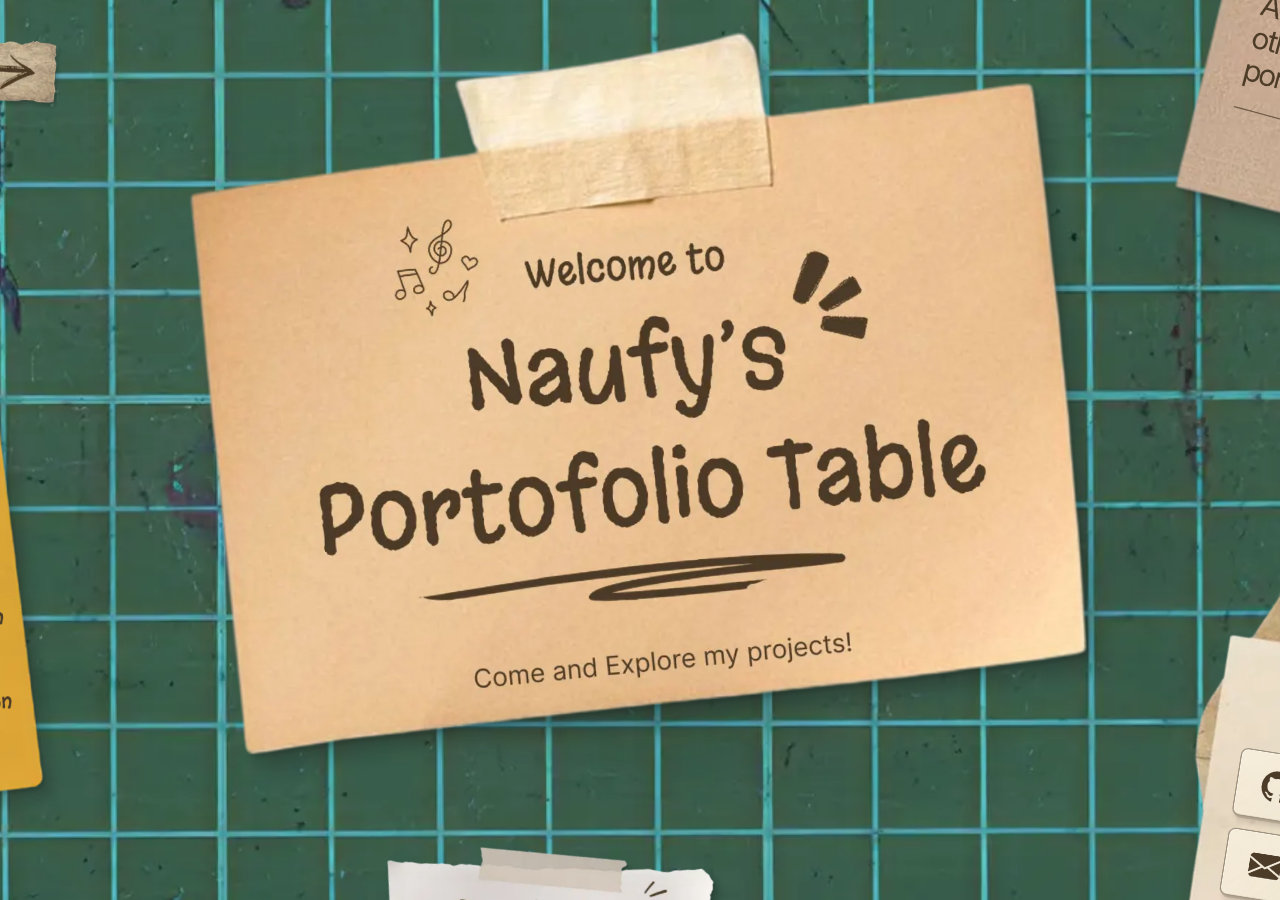
<file: index.html>
<!DOCTYPE html>
<html lang="en">
<head>
  <meta charset="UTF-8">
  <meta name="viewport" content="width=device-width, initial-scale=1.0">
  <meta name="color-scheme" content="only light">
  <title>Home | Naufy Portfolio</title>
  <link rel="icon" type="image/png" href="Assets/fishsticker.png">
  <link rel="preconnect" href="https://fonts.googleapis.com">
  <link rel="preconnect" href="https://fonts.gstatic.com" crossorigin>
  <link href="https://fonts.googleapis.com/css2?family=Inter:wght@400;500;600&family=Margarine&display=swap" rel="stylesheet">
  <link rel="stylesheet" href="https://cdn.jsdelivr.net/npm/bootstrap-icons/font/bootstrap-icons.css">
  <link rel="stylesheet" href="css/base.css">
  <link rel="stylesheet" href="css/loader.css">
  <link rel="stylesheet" href="css/index.css">
</head>
<body>
  <div class="site-loader" aria-live="polite">
    <section class="site-loader__status" aria-label="Loading portfolio table">
      <h1 class="site-loader__title">
        Preparing Table<span class="site-loader__dots" aria-hidden="true"></span>
      </h1>
      <img class="site-loader__sticker" src="Assets/fishsticker.webp" alt="" draggable="false">
      <p class="site-loader__wait">
        <span class="site-loader__wait-text">please wait</span>
        <span class="site-loader__face" aria-hidden="true">( &#8807;&#8704;&#8806;)&#12494;</span>
      </p>
    </section>
  </div>
  <main class="viewport" aria-label="Portfolio canvas">
    <div class="canvas-world">
      <a class="about-card" href="aboutme.html" aria-label="About me">
        <img class="about-card__image" src="Assets/Aboutme.webp" alt="About me" draggable="false">
        <span class="about-card__button">About me</span>
        <img class="about-card__drawing" src="Assets/dRAWING.webp" alt="Portrait drawing of Naufy" draggable="false">
        <span class="about-card__tagline">Get to<br>know me</span>
        <img class="about-card__decoration about-card__line-wave" src="Assets/linewave.webp" alt="" draggable="false">
        <img class="about-card__decoration about-card__line-thin" src="Assets/linethin.webp" alt="" draggable="false">
        <img class="about-card__decoration about-card__line-one" src="Assets/line1.webp" alt="" draggable="false">
        <img class="about-card__decoration about-card__star about-card__star--one" src="Assets/star.webp" alt="" draggable="false">
        <img class="about-card__decoration about-card__star about-card__star--two" src="Assets/starsmany1.webp" alt="" draggable="false">
        <img class="about-card__decoration about-card__star about-card__star--three" src="Assets/starsmany2.webp" alt="" draggable="false">
        <img class="about-card__decoration about-card__know-more" src="Assets/knowmore.webp" alt="Know more" draggable="false">
      </a>
      <section class="tool-cluster" aria-label="Desk tools">
        <img class="tool-cluster__item tool-cluster__stapler" src="Assets/blue-stapler 2.webp" alt="Blue stapler" draggable="false">
        <div class="tool-cluster__shadow tool-cluster__shadow--stapler" aria-hidden="true"></div>
        <img class="tool-cluster__item tool-cluster__pencil" src="Assets/pencil.webp" alt="Yellow pencil" draggable="false">
        <div class="tool-cluster__shadow tool-cluster__shadow--pencil" aria-hidden="true"></div>
        <img class="tool-cluster__item tool-cluster__eraser" src="Assets/eraser.webp" alt="Pink eraser" draggable="false">
        <div class="tool-cluster__shadow tool-cluster__shadow--eraser" aria-hidden="true"></div>
      </section>
      <section class="sticky-note" aria-label="Skills">
        <img class="sticky-note__image" src="Assets/stickynote.webp" alt="" draggable="false">
        <img class="sticky-note__label" src="Assets/Skills.webp" alt="Skills" draggable="false">
        <img class="sticky-note__pin" src="Assets/Weight.webp" alt="" draggable="false">
      </section>
      <section class="plant-pot" aria-label="Desk plant">
        <img class="plant-pot__image" src="Assets/plant.webp" alt="Plant" draggable="false">
        <div class="plant-pot__shadow" aria-hidden="true"></div>
      </section>
      <section class="ruler-edge" aria-label="Wooden ruler">
        <img class="ruler-edge__image" src="Assets/ruler.webp" alt="Wooden ruler" draggable="false">
      </section>
      <a class="document-card" href="projects.html" aria-label="Open projects">
        <img class="document-card__image" src="Assets/Document.webp" alt="Document" draggable="false">
        <div class="document-card__content">
          <h2 class="document-card__title">Projects</h2>
          <img class="document-card__top-secret" src="Assets/TopSecret.webp" alt="" draggable="false">
          <p class="document-card__description">A Collection of my other projects, works, portfolio</p>
        </div>
        <img class="document-card__open-tape" src="Assets/opentape.webp" alt="Open" draggable="false">
      </a>
      <section class="letter-card" aria-label="Contact letter">
        <img class="letter-card__image" src="Assets/letter.webp" alt="Contact letter" draggable="false">
        <div class="letter-card__content">
          <h2 class="letter-card__title">Contact</h2>
          <img class="letter-card__airplane" src="Assets/PaperAirplane.webp" alt="" draggable="false">
          <div class="letter-card__buttons" aria-label="Contact links">
            <a class="letter-card__button" href="https://github.com/Mafuruko" target="_blank" rel="noopener noreferrer" aria-label="GitHub">
              <i class="letter-card__icon bi bi-github" aria-hidden="true"></i>
              <span>Github</span>
            </a>
            <a class="letter-card__button" href="https://www.linkedin.com/in/naufalnaufal/" target="_blank" rel="noopener noreferrer" aria-label="LinkedIn">
              <i class="letter-card__icon bi bi-linkedin" aria-hidden="true"></i>
              <span>Linkedin</span>
            </a>
            <a class="letter-card__button" href="https://mail.google.com/mail/?view=cm&fs=1&to=mnaufaldzakwan04@gmail.com" target="_blank" rel="noopener noreferrer" aria-label="Email">
              <i class="letter-card__icon bi bi-envelope-fill" aria-hidden="true"></i>
              <span>Email</span>
            </a>
            <a class="letter-card__button" href="https://wa.me/6285349425454" target="_blank" rel="noopener noreferrer" aria-label="WhatsApp">
              <i class="letter-card__icon bi bi-whatsapp" aria-hidden="true"></i>
              <span>Whatsapp</span>
            </a>
          </div>
          <p class="letter-card__note">Tap a card, say hi, let's build something neat.</p>
        </div>
      </section>
      <section class="experience-board" aria-label="Organizational Experience">
        <img class="experience-board__title" src="Assets/experiencetittle.webp" alt="Organizational Experience" draggable="false">
        <img class="experience-board__card experience-board__card--creator" src="Assets/contentcreator.webp" alt="Content Creator experience" draggable="false">
        <img class="experience-board__card experience-board__card--pdd" src="Assets/pdd.webp" alt="Publication Documentation and Decoration experience" draggable="false">
        <img class="experience-board__card experience-board__card--branding" src="Assets/kabirobranding.webp" alt="Head of Branding Bureau experience" draggable="false">
      </section>
      <section class="sticker-layer" aria-label="Decorative stickers">
        <img class="sticker sticker--you-did-it" src="Assets/yourdiditsticker.webp" alt="" draggable="false">
        <img class="sticker sticker--emoji" src="Assets/emojisticker.webp" alt="" draggable="false">
        <img class="sticker sticker--fish" src="Assets/fishsticker.webp" alt="" draggable="false">
        <img class="sticker sticker--drag-me" src="Assets/dragmesticker.webp" alt="" draggable="false">
      </section>
      <section class="scissors-corner" aria-label="Scissors">
        <img class="scissors-corner__image" src="Assets/scissors.webp" alt="Scissors" draggable="false">
        <div class="scissors-corner__shadow" aria-hidden="true"></div>
      </section>
      <section class="hero-card" aria-label="Welcome to Naufy's Portfolio Table">
        <img class="hero-card__image" src="Assets/header.webp" alt="Welcome to Naufy's Portfolio Table. Come and Explore my projects!" draggable="false">
      </section>
      <section class="intro-note" aria-label="Move your cursor to explore">
        <img class="intro-note__paper" src="Assets/moveyourcursor.webp" alt="Move your Cursor to explore!" draggable="false">
        <img class="intro-note__arrow intro-note__arrow--left" src="Assets/Arrow-1.webp" alt="" draggable="false">
        <img class="intro-note__arrow intro-note__arrow--top" src="Assets/Arrow-2.webp" alt="" draggable="false">
        <img class="intro-note__arrow intro-note__arrow--bottom" src="Assets/Arrow-3.webp" alt="" draggable="false">
      </section>
    </div>
  </main>
  <script src="js/index-loader.js"></script>
  <script src="js/canvas.js"></script>
</body>
</html>
</file>
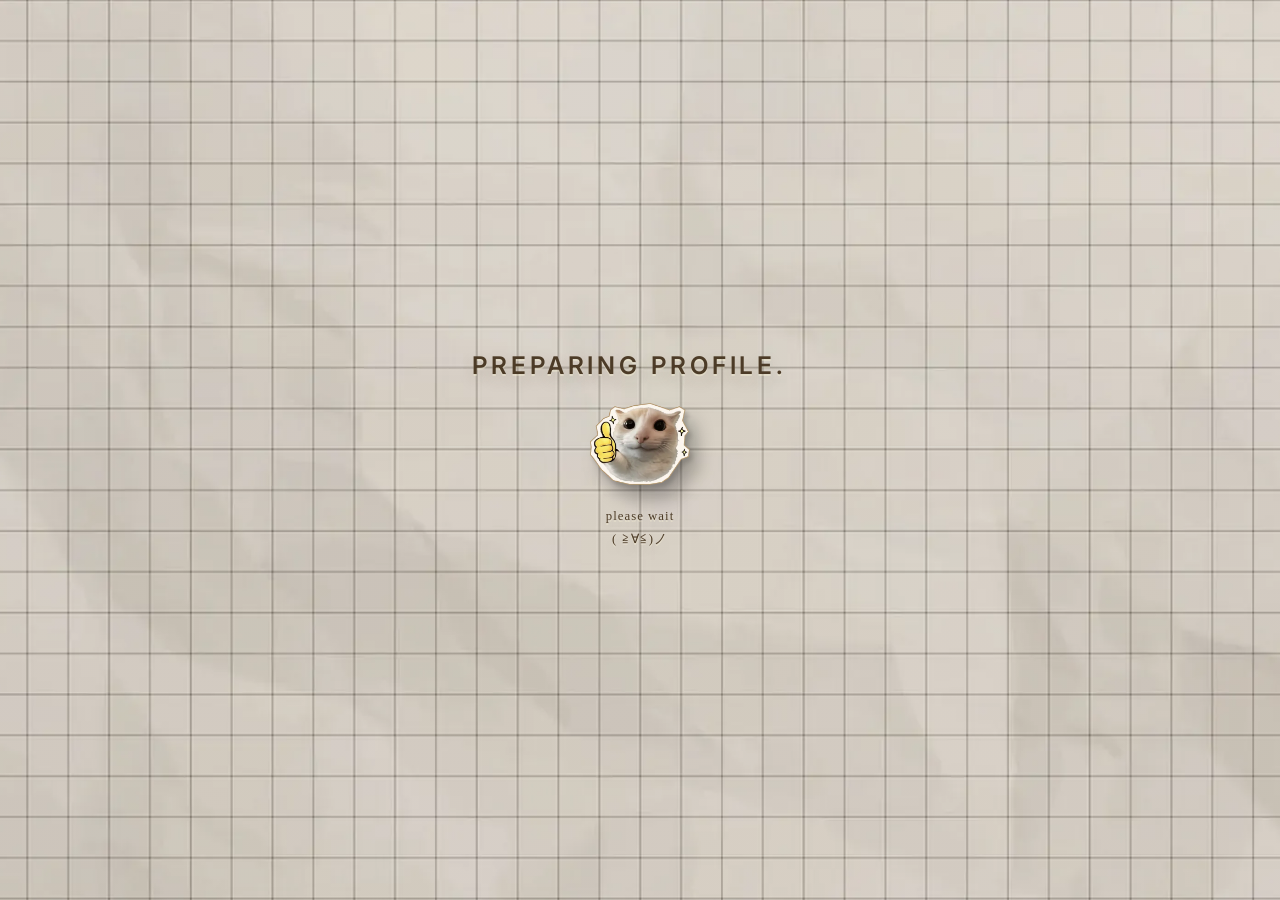
<file: aboutme.html>
<!DOCTYPE html>
<html lang="en">
<head>
  <meta charset="UTF-8">
  <meta name="viewport" content="width=device-width, initial-scale=1.0">
  <meta name="color-scheme" content="only light">
  <title>About Me | Naufy Portfolio</title>
  <link rel="icon" type="image/png" href="Assets/fishsticker.png">
  <link rel="preconnect" href="https://fonts.googleapis.com">
  <link rel="preconnect" href="https://fonts.gstatic.com" crossorigin>
  <link href="https://fonts.googleapis.com/css2?family=Inter:wght@400;500;600&family=Margarine&display=swap" rel="stylesheet">
  <link rel="stylesheet" href="https://cdn.jsdelivr.net/npm/bootstrap-icons/font/bootstrap-icons.css">
  <link rel="stylesheet" href="css/base.css">
  <link rel="stylesheet" href="css/loader.css">
  <link rel="stylesheet" href="css/about.css">
</head>
<body class="about-page">
  <div class="site-loader site-loader--about" data-loader-stickers="Assets/aboutme/catsticker.webp,Assets/aboutme/fishsticker.webp,Assets/aboutme/cloversticker.webp" aria-live="polite">
    <section class="site-loader__status" aria-label="Loading about page">
      <h1 class="site-loader__title">
        Preparing Profile<span class="site-loader__dots" aria-hidden="true"></span>
      </h1>
      <img class="site-loader__sticker" src="Assets/aboutme/catsticker.webp" alt="" draggable="false">
      <p class="site-loader__wait">
        <span class="site-loader__wait-text">please wait</span>
        <span class="site-loader__face" aria-hidden="true">( &#8807;&#8704;&#8806;)&#12494;</span>
      </p>
    </section>
  </div>
  <main class="viewport about-page__viewport" aria-label="About me canvas">
    <div class="canvas-world about-page__world">
      <img class="about-page__naufy-pict" src="Assets/aboutme/naufypict.webp" alt="Naufal Dzakwan" draggable="false">
      <img class="about-page__psm-logo" src="Assets/aboutme/psmitslogo.webp" alt="PSM ITS logo" draggable="false">
      <img class="about-page__its-logo" src="Assets/aboutme/itslogo.webp" alt="ITS logo" draggable="false">
      <img class="about-page__infor-logo" src="Assets/aboutme/inforlogo.webp" alt="Informatics logo" draggable="false">
      <img class="about-page__naufy-polaroid" src="Assets/aboutme/naufypolaroid.webp" alt="Naufy polaroid" draggable="false">
      <img class="about-page__paperclip" src="Assets/aboutme/paperclip.webp" alt="" draggable="false">
      <img class="about-page__focus-area" src="Assets/aboutme/focusarea.webp" alt="Focus area" draggable="false">
      <img class="about-page__what-good" src="Assets/aboutme/whatimgoodat.webp" alt="What I'm good at" draggable="false">
      <img class="about-page__smk-logo" src="Assets/aboutme/smklogo.webp" alt="SMK logo" draggable="false">
      <img class="about-page__fk-logo" src="Assets/aboutme/fklogo.webp" alt="FK logo" draggable="false">
      <img class="about-page__quote" src="Assets/aboutme/quote.webp" alt="Creating, learning, and enjoying every little moment along the way." draggable="false">
      <a class="about-page__back-button" href="index.html" aria-label="Back to table">
        <img src="Assets/aboutme/backbutton.webp" alt="Back to table" draggable="false">
      </a>
      <img class="sticker about-page__sticker about-page__sticker--fish" src="Assets/aboutme/fishsticker.webp" alt="" draggable="false">
      <img class="sticker about-page__sticker about-page__sticker--clover" src="Assets/aboutme/cloversticker.webp" alt="" draggable="false">
      <img class="sticker about-page__sticker about-page__sticker--cat" src="Assets/aboutme/catsticker.webp" alt="" draggable="false">
      <img class="about-page__desk-object about-page__eraser" src="Assets/eraser.webp" alt="Pink eraser" draggable="false">
      <img class="about-page__desk-object about-page__pencil" src="Assets/aboutme/pencilabout.webp" alt="Yellow pencil" draggable="false">
      <a class="about-page__newspaper" href="projects.html" aria-label="Open projects archive">
        <img src="Assets/aboutme/newspaper.webp" alt="Newspaper projects archive" draggable="false">
      </a>
    </div>
  </main>
  <script src="js/index-loader.js"></script>
  <script src="js/canvas.js"></script>
</body>
</html>
</file>
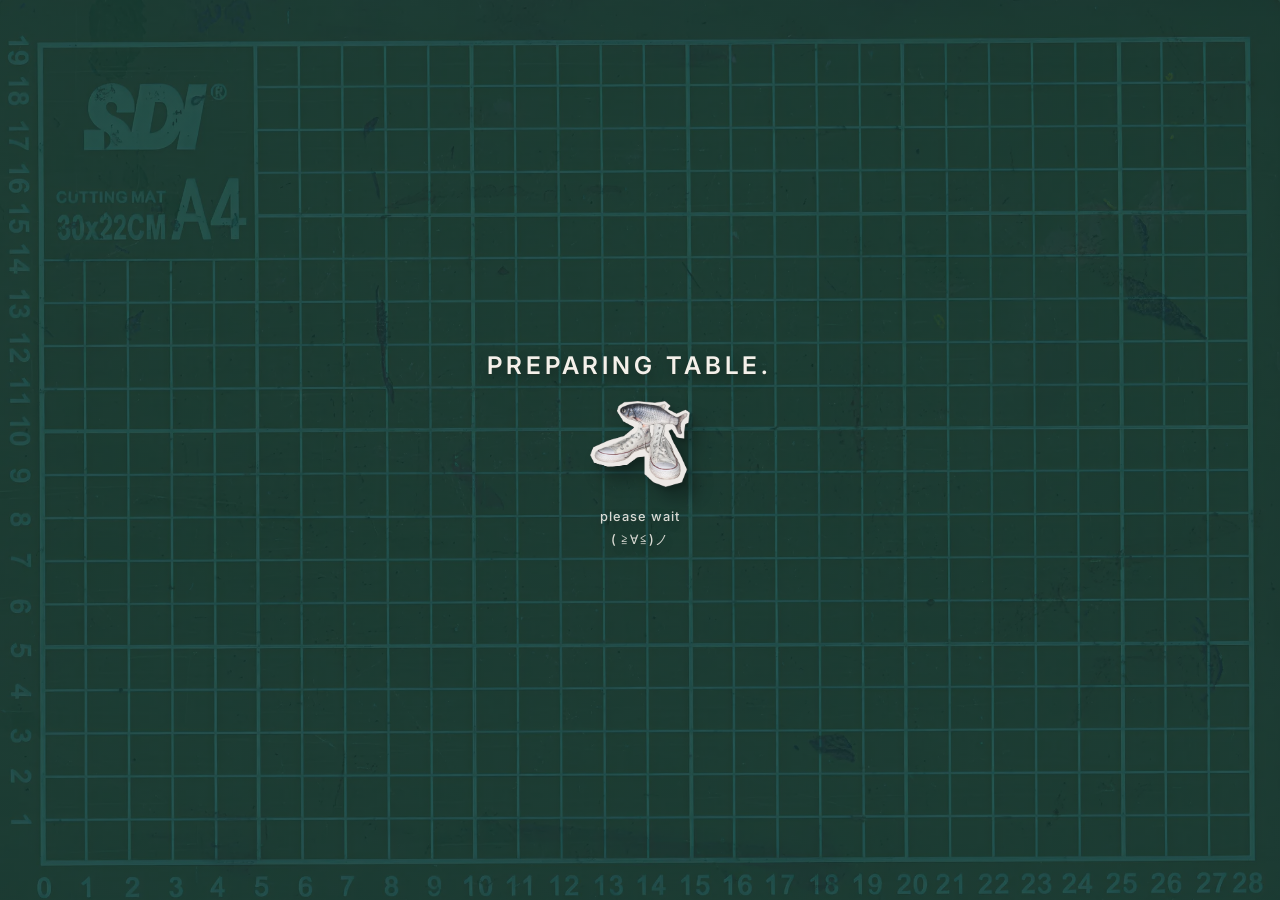
<file: loadingplaceholder.html>
<!DOCTYPE html>
<html lang="en">
<head>
  <meta charset="UTF-8">
  <meta name="viewport" content="width=device-width, initial-scale=1.0">
  <meta name="color-scheme" content="only light">
  <title>Loading | Naufy Portfolio</title>
  <link rel="icon" type="image/png" href="Assets/fishsticker.png">
  <link rel="preconnect" href="https://fonts.googleapis.com">
  <link rel="preconnect" href="https://fonts.gstatic.com" crossorigin>
  <link href="https://fonts.googleapis.com/css2?family=Inter:wght@400;500;600&family=Margarine&display=swap" rel="stylesheet">
  <link rel="stylesheet" href="loadingplaceholder.css">
</head>
<body>
  <main class="loading-preview" aria-label="Loading screen preview">
    <section class="loading-status" aria-live="polite">
      <h1 class="loading-status__title">
        Preparing Table<span class="loading-status__dots" aria-hidden="true"></span>
      </h1>
      <img class="loading-status__sticker" src="Assets/fishsticker.webp" alt="" draggable="false">
      <p class="loading-status__wait">
        <span class="loading-status__wait-text">please wait</span>
        <span class="loading-status__face" aria-hidden="true">( &#8807;&#8704;&#8806;)&#12494;</span>
      </p>
    </section>
  </main>
  <script>
    const loadingSticker = document.querySelector(".loading-status__sticker");
    const loadingFace = document.querySelector(".loading-status__face");
    const loadingStickers = [
      "Assets/fishsticker.webp",
      "Assets/emojisticker.webp",
      "Assets/yourdiditsticker.webp",
      "Assets/aboutme/fishsticker.webp",
      "Assets/aboutme/catsticker.webp",
      "Assets/aboutme/cloversticker.webp",
    ];
    const loadingFaces = [
      "( \u2267\u2200\u2266)\u30ce",
      "(\u2606\u2200\u2606)",
      "(\u03c3\u2267\u25bd\u2266)\u03c3",
      "(* >\u03c9<)",
      "(*\u00b4\u2200\uff40\*)",
      "(\u3002\uff65\u00b4\u0434`\uff65\u3002)",
      "(*\u00b4\uff5e\uff40\*)",
    ];
    let loadingStickerIndex = 0;
    let loadingFaceIndex = 0;

    setInterval(() => {
      loadingStickerIndex = (loadingStickerIndex + 1) % loadingStickers.length;
      loadingSticker.src = loadingStickers[loadingStickerIndex];
    }, 5000);

    setInterval(() => {
      loadingFace.classList.add("is-changing");

      setTimeout(() => {
        loadingFaceIndex = (loadingFaceIndex + 1) % loadingFaces.length;
        loadingFace.textContent = loadingFaces[loadingFaceIndex];
        loadingFace.classList.remove("is-changing");
        loadingFace.classList.add("is-settling");

        setTimeout(() => {
          loadingFace.classList.remove("is-settling");
        }, 520);
      }, 500);
    }, 3000);
  </script>
</body>
</html>
</file>
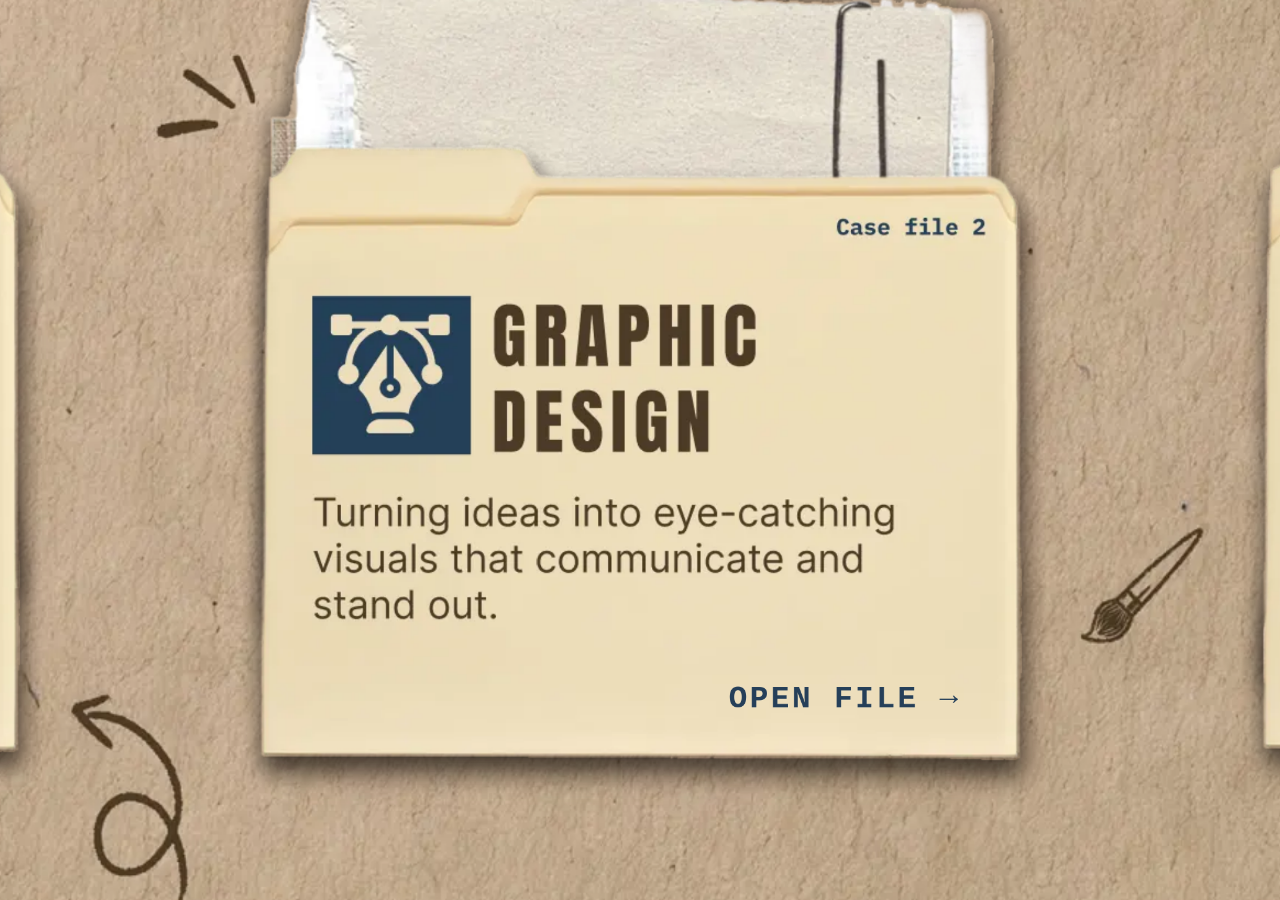
<file: projects.html>
<!DOCTYPE html>
<html lang="en">
<head>
  <meta charset="UTF-8">
  <meta name="viewport" content="width=device-width, initial-scale=1.0">
  <meta name="color-scheme" content="only light">
  <title>Projects | Naufy Portfolio</title>
  <link rel="icon" type="image/png" href="Assets/fishsticker.png">
  <link rel="preconnect" href="https://fonts.googleapis.com">
  <link rel="preconnect" href="https://fonts.gstatic.com" crossorigin>
  <link href="https://fonts.googleapis.com/css2?family=Inter:wght@400;500;600&family=Margarine&display=swap" rel="stylesheet">
  <link rel="stylesheet" href="https://fonts.cdnfonts.com/css/lilex">
  <link rel="stylesheet" href="css/base.css">
  <link rel="stylesheet" href="css/loader.css">
  <link rel="stylesheet" href="css/projects.css">
</head>
<body class="project-page">
  <div class="site-loader site-loader--folder" data-loader-stickers="Assets/aboutme/cloversticker.webp,Assets/aboutme/fishsticker.webp,Assets/aboutme/catsticker.webp" aria-live="polite">
    <section class="site-loader__status" aria-label="Loading projects page">
      <h1 class="site-loader__title">
        Preparing Files<span class="site-loader__dots" aria-hidden="true"></span>
      </h1>
      <img class="site-loader__sticker" src="Assets/aboutme/cloversticker.webp" alt="" draggable="false">
      <p class="site-loader__wait">
        <span class="site-loader__wait-text">please wait</span>
        <span class="site-loader__face" aria-hidden="true">( &#8807;&#8704;&#8806;)&#12494;</span>
      </p>
    </section>
  </div>
  <main class="viewport project-page__viewport" aria-label="Projects canvas">
    <div class="canvas-world project-page__world">
      <section class="project-folders" aria-label="Project folders">
        <img class="project-paper project-paper--cc" src="Assets/Folder/CC-Paper.webp" alt="" draggable="false">
        <img class="project-paper project-paper--design" src="Assets/Folder/DESIGN-Paper.webp" alt="" draggable="false">
        <img class="project-paper project-paper--web" src="Assets/Folder/WEB-Paper.webp" alt="" draggable="false">
        <a class="project-folder-card project-folder-card--cc" href="cc.html" aria-label="Open content creation file">
          <img class="project-folder" src="Assets/Folder/CC-Folder.webp" alt="Content Creation folder" draggable="false">
          <span class="project-folder-open project-folder-open--cc">OPEN FILE &#8594;</span>
        </a>
        <a class="project-folder-card project-folder-card--design" href="design.html" aria-label="Open graphic design file">
          <img class="project-folder" src="Assets/Folder/DESIGN-Folder.webp" alt="Graphic Design folder" draggable="false">
          <span class="project-folder-open project-folder-open--design">OPEN FILE &#8594;</span>
        </a>
        <a class="project-folder-card project-folder-card--web" href="web.html" aria-label="Open website design file">
          <img class="project-folder" src="Assets/Folder/WEB-Folder.webp" alt="Website Design folder" draggable="false">
          <span class="project-folder-open project-folder-open--web">OPEN FILE &#8594;</span>
        </a>
      </section>
      <img class="project-info-card project-info-card--notes" src="Assets/Folder/Case-Notes.webp" alt="Case notes" draggable="false">
      <img class="project-info-card project-info-card--information" src="Assets/Folder/Information.webp" alt="Project information" draggable="false">
      <img class="project-desk-object project-desk-object--camera" src="Assets/Folder/camera.webp" alt="Camera" draggable="false">
      <img class="project-desk-object project-desk-object--film" src="Assets/Folder/film.webp" alt="Film strip" draggable="false">
      <img class="project-desk-object project-desk-object--magnifying" src="Assets/Folder/magnifying.webp" alt="Magnifying glass" draggable="false">
      <img class="project-desk-object project-desk-object--knife" src="Assets/Folder/knife.webp" alt="Craft knife" draggable="false">
      <a class="project-back-button" href="index.html" aria-label="Back to portfolio table">
        <img src="Assets/Folder/backbutton.webp" alt="" draggable="false">
      </a>
      <img class="project-desk-object project-desk-object--paperclip" src="Assets/Folder/paperclip.webp" alt="Paper clip" draggable="false">
      <img class="project-desk-object project-desk-object--clip" src="Assets/Folder/clip.webp" alt="Binder clip" draggable="false">
      <img class="project-desk-object project-desk-object--catpict" src="Assets/Folder/catpict.webp" alt="Cat picture" draggable="false">
      <img class="project-desk-object project-desk-object--cat-film" src="Assets/Folder/film.webp" alt="Film strip" draggable="false">
      <img class="project-desk-object project-desk-object--cat-clip" src="Assets/Folder/clip.webp" alt="Binder clip" draggable="false">
      <nav class="project-bookmarks" aria-label="Project section bookmarks">
        <a class="project-bookmark project-bookmark--case" href="projects.html">CASE FILES</a>
        <a class="project-bookmark project-bookmark--content" href="cc.html">CONTENT</a>
        <a class="project-bookmark project-bookmark--design" href="design.html">DESIGN</a>
        <a class="project-bookmark project-bookmark--website" href="web.html">WEBSITE</a>
      </nav>
    </div>
  </main>
  <script src="js/index-loader.js"></script>
  <script src="js/canvas.js"></script>
</body>
</html>
</file>
<file: css/base.css>
* {
  box-sizing: border-box;
  -webkit-tap-highlight-color: rgb(134 39 38 / 0.18);
  cursor: url("../Assets/Custom-Cursor-48.png") 0 0,
    url("../Assets/Custom-Cursor-32.png") 0 0,
    auto;
}

:root {
  color-scheme: only light;
  background: #16251f;
}

html,
body {
  width: 100%;
  height: 100%;
  min-height: 100dvh;
  margin: 0;
  overflow: hidden;
}

body {
  background: #16251f;
  overscroll-behavior: none;
  user-select: none;
}

button,
input,
textarea,
select {
  color-scheme: only light;
}


.viewport {
  position: fixed;
  inset: 0;
  overflow: hidden;
  touch-action: none;
}

a,
button {
  touch-action: manipulation;
}

.canvas-world {
  position: absolute;
  left: 50%;
  top: 50%;
  width: 5200px;
  aspect-ratio: 2894 / 2048;
  background-image: url("../Assets/Background.webp");
  background-position: center;
  background-repeat: no-repeat;
  background-size: contain;
  transform: translate3d(calc(-50% + 0px), calc(-50% + 0px), 0) scale(0.62);
  transform-origin: center;
  will-change: transform;
}


.sticker {
  --sticker-x: 0px;
  --sticker-y: 0px;
  --sticker-rotate: 0deg;
  --sticker-base-rotate: 0deg;
  position: absolute;
  display: block;
  height: auto;
  pointer-events: auto;
  user-select: none;
  -webkit-user-drag: none;
  touch-action: none;
  transform: translate3d(var(--sticker-x), var(--sticker-y), 0) rotate(calc(var(--sticker-base-rotate) + var(--sticker-rotate)));
  transform-origin: center;
  filter:
    drop-shadow(7px 9px 5px rgb(0 0 0 / 0.18))
    drop-shadow(2px 3px 1px rgb(0 0 0 / 0.16));
  transition: filter 160ms ease;
}

.sticker.is-dragging {
  z-index: 2;
  filter:
    drop-shadow(13px 17px 10px rgb(0 0 0 / 0.22))
    drop-shadow(3px 5px 2px rgb(0 0 0 / 0.18));
}

@media (pointer: coarse) {
  * {
    cursor: auto;
  }
}
</file>
<file: css/loader.css>
.site-loader {
  position: fixed;
  inset: 0;
  z-index: 9999;
  display: grid;
  place-items: center;
  padding: 32px;
  background:
    linear-gradient(rgb(18 48 42 / 0.75), rgb(18 48 42 / 0.75)),
    url("../Assets/Background.webp");
  background-position: center;
  background-size: cover;
  opacity: 1;
  visibility: visible;
  transition:
    opacity 520ms ease,
    visibility 520ms ease;
}

.site-loader.is-hidden {
  opacity: 0;
  visibility: hidden;
  pointer-events: none;
}

.site-loader--about {
  background:
    linear-gradient(rgb(76 59 39 / 0.18), rgb(76 59 39 / 0.18)),
    url("../Assets/aboutme/aboutmeloading.webp");
  background-position: center;
  background-size: cover;
}

.site-loader--about .site-loader__title,
.site-loader--about .site-loader__wait {
  color: #4C3B27;
  text-shadow:
    0 2px 0 rgb(255 248 218 / 0.34),
    0 7px 15px rgb(76 59 39 / 0.18);
}

.site-loader--folder {
  background:
    linear-gradient(rgb(43 36 28 / 0.16), rgb(43 36 28 / 0.16)),
    url("../Assets/Folder/folderloading.webp");
  background-position: center;
  background-size: cover;
}

.site-loader__status {
  display: grid;
  justify-items: center;
  gap: 14px;
  text-align: center;
}

.site-loader__title {
  min-width: 17ch;
  margin: 0;
  color: #f4f0ea;
  font-family: "Inter", sans-serif;
  font-size: clamp(20px, 1.9vw, 30px);
  font-weight: 600;
  line-height: 1.2;
  letter-spacing: 0.16em;
  text-transform: uppercase;
  text-shadow:
    0 5px 14px rgb(0 0 0 / 0.32),
    0 1px 0 rgb(76 59 39 / 0.24);
}

.site-loader__dots::after {
  content: ".";
  display: inline-block;
  width: 1.3em;
  text-align: left;
  animation: loader-dots 1.2s steps(1, end) infinite;
}

.site-loader__sticker {
  width: clamp(66px, 7.8vw, 123px);
  height: clamp(66px, 7.8vw, 123px);
  object-fit: contain;
  user-select: none;
  -webkit-user-drag: none;
  filter:
    drop-shadow(10px 13px 9px rgb(0 0 0 / 0.24))
    drop-shadow(3px 4px 2px rgb(0 0 0 / 0.18));
  animation:
    loader-sticker-float 3.2s ease-in-out infinite,
    loader-sticker-spin 6.5s ease-in-out infinite;
}

.site-loader__wait {
  display: flex;
  flex-direction: column;
  align-items: center;
  justify-content: center;
  gap: 5px;
  width: 100%;
  margin: 0;
  color: rgb(244 240 234 / 0.88);
  font-size: clamp(12px, 1vw, 16px);
  font-weight: 500;
  letter-spacing: 0.08em;
  line-height: 1.4;
  text-transform: lowercase;
  text-shadow: 0 4px 12px rgb(0 0 0 / 0.28);
  animation: loader-wait-pulse 2.6s ease-in-out infinite;
}

.site-loader__wait-text {
  display: block;
}

.site-loader__face {
  display: inline-block;
  min-width: 8.5em;
  text-align: center;
  transform-origin: center;
  animation: loader-face-idle 2.2s ease-in-out infinite;
}

.site-loader__face.is-changing {
  animation: loader-face-shake 0.5s linear;
}

.site-loader__face.is-settling {
  animation: loader-face-settle 0.52s ease-out;
}


@keyframes loader-dots {
  0% {
    content: ".";
  }

  33% {
    content: "..";
  }

  66% {
    content: "...";
  }

  100% {
    content: ".";
  }
}

@keyframes loader-sticker-float {
  0%,
  100% {
    translate: 0 0;
  }

  50% {
    translate: 0 -8px;
  }
}

@keyframes loader-sticker-spin {
  0% {
    rotate: -7deg;
    scale: 1;
  }

  35% {
    rotate: 9deg;
    scale: 1.035;
  }

  70% {
    rotate: -4deg;
    scale: 0.985;
  }

  100% {
    rotate: -7deg;
    scale: 1;
  }
}

@keyframes loader-wait-pulse {
  0%,
  100% {
    opacity: 0.78;
    transform: translateY(0);
  }

  50% {
    opacity: 1;
    transform: translateY(-1px);
  }
}

@keyframes loader-face-idle {
  0%,
  100% {
    transform: translateY(0) rotate(0deg);
  }

  50% {
    transform: translateY(-2px) rotate(1.5deg);
  }
}

@keyframes loader-face-shake {
  0% {
    transform: translate3d(0, 0, 0) rotate(0deg) scale(1);
    opacity: 1;
  }

  12% {
    transform: translate3d(-3px, 0, 0) rotate(-3deg) scale(1.01);
  }

  24% {
    transform: translate3d(3px, -1px, 0) rotate(3deg) scale(1.02);
  }

  38% {
    transform: translate3d(-5px, 1px, 0) rotate(-6deg) scale(1.04);
  }

  52% {
    transform: translate3d(5px, -1px, 0) rotate(6deg) scale(1.05);
  }

  66% {
    transform: translate3d(-7px, -1px, 0) rotate(-9deg) scale(1.07);
  }

  78% {
    transform: translate3d(7px, 1px, 0) rotate(9deg) scale(1.08);
  }

  88% {
    transform: translate3d(-9px, 0, 0) rotate(-12deg) scale(1.1);
    opacity: 0.82;
  }

  96% {
    transform: translate3d(9px, -1px, 0) rotate(12deg) scale(0.94);
    opacity: 0.48;
  }

  100% {
    transform: translate3d(0, 0, 0) rotate(0deg) scale(1);
    opacity: 1;
  }
}

@keyframes loader-face-settle {
  0% {
    transform: translate3d(-8px, -1px, 0) rotate(-10deg) scale(1.08);
    opacity: 0.72;
  }

  16% {
    transform: translate3d(8px, 1px, 0) rotate(10deg) scale(1.07);
    opacity: 1;
  }

  32% {
    transform: translate3d(-6px, 0, 0) rotate(-7deg) scale(1.045);
  }

  50% {
    transform: translate3d(4px, -1px, 0) rotate(5deg) scale(1.025);
  }

  68% {
    transform: translate3d(-2px, 0, 0) rotate(-2deg) scale(1.01);
  }

  84% {
    transform: translate3d(1px, 0, 0) rotate(1deg) scale(1.004);
  }

  100% {
    transform: translate3d(0, 0, 0) rotate(0deg) scale(1);
    opacity: 1;
  }
}
</file>
<file: css/index.css>
﻿.about-card {
  --about-parallax-x: 0px;
  --about-parallax-y: 0px;
  position: absolute;
  left: 12%;
  top: 12%;
  width: min(1100px, 29%);
  aspect-ratio: 1;
  transform: translate3d(var(--about-parallax-x), var(--about-parallax-y), 0) rotate(2.5deg);
  transform-origin: center;
  pointer-events: auto;
  transition: transform 480ms cubic-bezier(0.34, 1.56, 0.64, 1);
  z-index: 1;
  color: inherit;
  text-decoration: none;
}

.about-card:hover {
  transform: translate3d(var(--about-parallax-x), calc(var(--about-parallax-y) - 10px), 0) rotate(1.4deg) scale(1.025);
  transition: transform 240ms cubic-bezier(0.16, 1, 0.3, 1);
}

.about-card::after {
  content: none;
}

.about-card:hover::after {
  content: none;
}

.about-card::before {
  content: "";
  position: absolute;
  inset: 10% 6% -6% 8%;
  border-radius: 50%;
  background: radial-gradient(closest-side, rgb(6 12 9 / 0.35), rgb(6 12 9 / 0) 72%);
  filter: blur(14px);
  z-index: -1;
  transition: opacity 480ms ease, transform 480ms cubic-bezier(0.34, 1.56, 0.64, 1), filter 480ms ease;
}

.about-card:hover::before {
  opacity: 0.7;
  transform: translateY(10px) scale(1.06);
  filter: blur(20px);
  transition: opacity 240ms ease, transform 240ms cubic-bezier(0.16, 1, 0.3, 1), filter 240ms ease;
}

.about-card__image {
  display: block;
  width: 100%;
  height: 100%;
  object-fit: contain;
  user-select: none;
  -webkit-user-drag: none;
  filter:
    drop-shadow(16px 22px 14px rgb(0 0 0 / 0.2))
    drop-shadow(5px 7px 3px rgb(0 0 0 / 0.2))
    drop-shadow(1px 1px 0 rgb(255 255 255 / 0.1));
  transition: filter 480ms ease;
}

.about-card__drawing {
  position: absolute;
  left: 16%;
  top: 32%;
  z-index: 1;
  display: block;
  width: 50%;
  height: 50%;
  object-fit: contain;
  mix-blend-mode: multiply;
  opacity: 1;
  transform: rotate(8deg);
  pointer-events: none;
  user-select: none;
  -webkit-user-drag: none;
}

.about-card__tagline {
  position: absolute;
  left: 57%;
  top: 50%;
  z-index: 2;
  width: 22%;
  color: #4C3B27;
  font-family: "Margarine", cursive;
  font-size: 36px;
  line-height: 1.15;
  text-align: left;
  transform: rotate(8deg);
  pointer-events: none;
}

.about-card__decoration {
  position: absolute;
  z-index: 2;
  display: block;
  height: auto;
  pointer-events: none;
  user-select: none;
  -webkit-user-drag: none;
}

/* Edit these left/top values to arrange the About card decorations. */
.about-card__line-thin {
  left: 27%;
  top: 21%;
  width: 5%;
  transform: rotate(8deg);
}

.about-card__line-one {
  left: 29%;
  top: 32%;
  width: 30%;
  transform: rotate(11deg);
}

.about-card__line-wave {
  left: 55%;
  top: 57%;
  width: 17%;
  transform: rotate(8deg);
  mix-blend-mode: multiply;
}

.about-card__star {
  width: 5%;
  mix-blend-mode: multiply;
}

.about-card__star--one {
  left: 25%;
  top: 38%;
  transform: rotate(-8deg);
}

.about-card__star--two {
  left: 60%;
  top: 38%;
  transform: rotate(14deg);
}

.about-card__star--three {
  left: 20%;
  top: 67%;
  transform: rotate(9deg);
}

.about-card__know-more {
  left: 53%;
  top: 60%;
  z-index: 3;
  width: 45%;
  transform: rotate(1deg);
  filter: drop-shadow(4px 6px 3px rgb(0 0 0 / 0.2));
}

.about-card__button {
  position: absolute;
  left: 30%;
  top: 25%;
  z-index: 2;
  padding: 0;
  border: 0;
  background: transparent;
  color: #4C3B27;
  box-shadow: none;
  font-family: "Margarine", cursive;
  font-size: 70px;
  line-height: 1;
  transform: rotate(8deg);
}

.about-card:hover .about-card__image {
  filter:
    drop-shadow(20px 28px 18px rgb(0 0 0 / 0.24))
    drop-shadow(6px 9px 4px rgb(0 0 0 / 0.22))
    drop-shadow(1px 1px 0 rgb(255 255 255 / 0.12));
  transition: filter 240ms ease;
}

.tool-cluster {
  position: absolute;
  left: 0;
  bottom: 0;
  width: 34%;
  height: 48%;
  transform-origin: bottom left;
  pointer-events: auto;
  z-index: 2;
}

.tool-cluster__item {
  position: absolute;
  display: block;
  max-width: none;
  object-fit: contain;
  user-select: none;
  -webkit-user-drag: none;
  transition: transform 480ms cubic-bezier(0.34, 1.56, 0.64, 1), filter 480ms ease;
}

.tool-cluster__stapler {
  --stapler-parallax-x: 0px;
  --stapler-parallax-y: 0px;
  left: -75%;
  top: -20%;
  width: 152%;
  transform: translate3d(var(--stapler-parallax-x), var(--stapler-parallax-y), 0) rotate(-5deg);
  filter:
    drop-shadow(18px 22px 14px rgb(0 0 0 / 0.28))
    drop-shadow(5px 6px 2px rgb(0 0 0 / 0.24))
    drop-shadow(-1px -1px 0 rgb(255 255 255 / 0.08));
  z-index: 3;
}

.tool-cluster__pencil {
  --pencil-parallax-x: 0px;
  --pencil-parallax-y: 0px;
  left: -24%;
  bottom: -26%;
  width: 60%;
  transform: translate3d(var(--pencil-parallax-x), var(--pencil-parallax-y), 0) rotate(-1deg);
  filter:
    drop-shadow(9px 13px 7px rgb(0 0 0 / 0.24))
    drop-shadow(2px 3px 1px rgb(0 0 0 / 0.22))
    drop-shadow(-1px -1px 0 rgb(255 255 255 / 0.1));
  z-index: 2;
}

.tool-cluster__eraser {
  --eraser-parallax-x: 0px;
  --eraser-parallax-y: 0px;
  left: 3%;
  bottom: -8%;
  width: 26%;
  transform: translate3d(var(--eraser-parallax-x), var(--eraser-parallax-y), 0) rotate(-5deg);
  filter:
    drop-shadow(7px 10px 6px rgb(0 0 0 / 0.22))
    drop-shadow(2px 3px 1px rgb(0 0 0 / 0.2))
    drop-shadow(-1px -1px 0 rgb(255 255 255 / 0.12));
  z-index: 4;
}

.tool-cluster__stapler:hover {
  transform: translate3d(calc(var(--stapler-parallax-x) + 6px), calc(var(--stapler-parallax-y) - 14px), 0) rotate(-4deg);
  filter:
    drop-shadow(24px 30px 19px rgb(0 0 0 / 0.22))
    drop-shadow(7px 8px 3px rgb(0 0 0 / 0.2))
    drop-shadow(-1px -1px 0 rgb(255 255 255 / 0.08));
  transition: transform 240ms cubic-bezier(0.16, 1, 0.3, 1), filter 240ms ease;
}

.tool-cluster__pencil:hover {
  transform: translate3d(calc(var(--pencil-parallax-x) + 4px), calc(var(--pencil-parallax-y) - 14px), 0) rotate(-1deg);
  filter:
    drop-shadow(13px 18px 10px rgb(0 0 0 / 0.2))
    drop-shadow(3px 4px 1px rgb(0 0 0 / 0.18))
    drop-shadow(-1px -1px 0 rgb(255 255 255 / 0.1));
  transition: transform 240ms cubic-bezier(0.16, 1, 0.3, 1), filter 240ms ease;
}

.tool-cluster__eraser:hover {
  transform: translate3d(calc(var(--eraser-parallax-x) + 5px), calc(var(--eraser-parallax-y) - 11px), 0) rotate(-8deg);
  filter:
    drop-shadow(10px 14px 8px rgb(0 0 0 / 0.18))
    drop-shadow(3px 4px 1px rgb(0 0 0 / 0.16))
    drop-shadow(-1px -1px 0 rgb(255 255 255 / 0.12));
  transition: transform 240ms cubic-bezier(0.16, 1, 0.3, 1), filter 240ms ease;
}

.tool-cluster__shadow {
  position: absolute;
  border-radius: 50%;
  pointer-events: none;
  background: radial-gradient(closest-side, rgb(8 12 10 / 0.4), rgb(8 12 10 / 0) 72%);
  transition: opacity 480ms ease, transform 480ms cubic-bezier(0.34, 1.56, 0.64, 1), filter 480ms ease;
}

.tool-cluster__shadow--stapler,
.tool-cluster__shadow--pencil,
.tool-cluster__shadow--eraser {
  display: none;
}

.sticky-note {
  --sticky-parallax-x: 0px;
  --sticky-parallax-y: 0px;
  position: absolute;
  left: 16%;
  top: 45%;
  width: min(880px, 25%);
  aspect-ratio: 1;
  transform: translate3d(var(--sticky-parallax-x), var(--sticky-parallax-y), 0) rotate(-3deg);
  transform-origin: center;
  pointer-events: auto;
  transition: transform 480ms cubic-bezier(0.34, 1.56, 0.64, 1);
  z-index: 2;
}

.sticky-note:hover {
  transform: translate3d(var(--sticky-parallax-x), calc(var(--sticky-parallax-y) - 12px), 0) rotate(-1.6deg) scale(1.02);
  transition: transform 240ms cubic-bezier(0.16, 1, 0.3, 1);
}

.sticky-note::before {
  content: "";
  position: absolute;
  inset: 10% 6% -6% 8%;
  border-radius: 50%;
  background: radial-gradient(closest-side, rgb(6 12 9 / 0.35), rgb(6 12 9 / 0) 72%);
  filter: blur(14px);
  z-index: -1;
  transition: opacity 480ms ease, transform 480ms cubic-bezier(0.34, 1.56, 0.64, 1), filter 480ms ease;
}

.sticky-note:hover::before {
  opacity: 0.7;
  transform: translateY(10px) scale(1.06);
  filter: blur(20px);
  transition: opacity 240ms ease, transform 240ms cubic-bezier(0.16, 1, 0.3, 1), filter 240ms ease;
}

.sticky-note__image {
  display: block;
  width: 100%;
  height: 100%;
  object-fit: contain;
  user-select: none;
  -webkit-user-drag: none;
  filter:
    drop-shadow(14px 18px 12px rgb(0 0 0 / 0.2))
    drop-shadow(4px 6px 2px rgb(0 0 0 / 0.18))
    drop-shadow(1px 1px 0 rgb(255 255 255 / 0.1));
  transition: filter 480ms ease;
}

.sticky-note:hover .sticky-note__image {
  filter:
    drop-shadow(18px 24px 16px rgb(0 0 0 / 0.22))
    drop-shadow(5px 8px 3px rgb(0 0 0 / 0.2))
    drop-shadow(1px 1px 0 rgb(255 255 255 / 0.12));
  transition: filter 240ms ease;
}

.sticky-note__label {
  position: absolute;
  left: 51%;
  top: 51%;
  width: 69%;
  height: auto;
  transform: translate(-50%, -50%) rotate(0deg);
  pointer-events: none;
  user-select: none;
  -webkit-user-drag: none;
}

.sticky-note__pin {
  position: absolute;
  left: 8%;
  bottom: 3%;
  width: 20%;
  aspect-ratio: 1;
  display: block;
  user-select: none;
  -webkit-user-drag: none;
  transform-origin: center;
  filter:
    drop-shadow(3px 5px 4px rgb(0 0 0 / 0.4))
    drop-shadow(1px 1px 0 rgb(255 255 255 / 0.2));
  transition: transform 420ms cubic-bezier(0.34, 1.56, 0.64, 1), filter 420ms ease;
  z-index: 2;
}

.sticky-note:hover .sticky-note__pin {
  transform: translateY(9px) scale(1.015);
  filter:
    drop-shadow(4px 7px 5px rgb(0 0 0 / 0.45))
    drop-shadow(1px 1px 0 rgb(255 255 255 / 0.25));
  transition: transform 240ms cubic-bezier(0.16, 1, 0.3, 1), filter 240ms ease;
}

.plant-pot {
  --plant-parallax-x: 0px;
  --plant-parallax-y: 0px;
  position: absolute;
  right: -4.5%;
  top: -8%;
  width: min(880px, 23%);
  aspect-ratio: 1;
  transform: translate3d(var(--plant-parallax-x), var(--plant-parallax-y), 0) rotate(1.5deg);
  transform-origin: center;
  pointer-events: auto;
  transition: transform 420ms cubic-bezier(0.34, 1.56, 0.64, 1);
  z-index: 3;
}

.plant-pot:hover {
  transform: translate3d(calc(var(--plant-parallax-x) - 8px), calc(var(--plant-parallax-y) - 10px), 0) rotate(0.8deg) scale(1.018);
  transition: transform 240ms cubic-bezier(0.16, 1, 0.3, 1);
}

.plant-pot::after {
  content: none;
}

.plant-pot:hover::after {
  content: none;
}

.plant-pot__image {
  display: block;
  width: 100%;
  height: 100%;
  object-fit: contain;
  user-select: none;
  -webkit-user-drag: none;
  filter:
    drop-shadow(-18px 22px 16px rgb(0 0 0 / 0.28))
    drop-shadow(-5px 7px 3px rgb(0 0 0 / 0.24))
    drop-shadow(1px 1px 0 rgb(255 255 255 / 0.12));
  transition: filter 420ms ease;
}

.plant-pot:hover .plant-pot__image {
  filter:
    drop-shadow(-24px 30px 20px rgb(0 0 0 / 0.22))
    drop-shadow(-7px 9px 4px rgb(0 0 0 / 0.2))
    drop-shadow(1px 1px 0 rgb(255 255 255 / 0.14));
  transition: filter 240ms ease;
}

.plant-pot__shadow {
  position: absolute;
  left: 20.2%;
  top: 74%;
  width: 61.5%;
  height: 15.7%;
  border-radius: 50%;
  pointer-events: none;
  background: radial-gradient(closest-side, rgb(8 12 10 / 0.42), rgb(8 12 10 / 0) 72%);
  transform: scaleY(0.65);
  filter: blur(8px);
  z-index: -1;
  transition: opacity 420ms ease, transform 420ms cubic-bezier(0.34, 1.56, 0.64, 1), filter 420ms ease;
}

.plant-pot:hover .plant-pot__shadow {
  opacity: 0.6;
  transform: scaleY(0.55) scaleX(1.1) translateY(6px);
  filter: blur(12px);
  transition: opacity 240ms ease, transform 240ms cubic-bezier(0.16, 1, 0.3, 1), filter 240ms ease;
}

.ruler-edge {
  --ruler-parallax-x: 0px;
  --ruler-parallax-y: 0px;
  position: absolute;
  right: -35%;
  top: 13%;
  width: 65%;
  aspect-ratio: 1540 / 1532;
  transform: translate3d(var(--ruler-parallax-x), var(--ruler-parallax-y), 0);
  transform-origin: center;
  pointer-events: auto;
  transition: transform 420ms cubic-bezier(0.34, 1.56, 0.64, 1);
  z-index: 2;
}

.ruler-edge:hover {
  transform: translate3d(calc(var(--ruler-parallax-x) - 6px), calc(var(--ruler-parallax-y) - 12px), 0) scale(1.012);
  transition: transform 240ms cubic-bezier(0.16, 1, 0.3, 1);
}

.ruler-edge::after {
  content: none;
}

.ruler-edge:hover::after {
  content: none;
}

.ruler-edge__image {
  display: block;
  width: 100%;
  height: 100%;
  object-fit: contain;
  user-select: none;
  -webkit-user-drag: none;
  filter:
    drop-shadow(-16px 18px 11px rgb(0 0 0 / 0.24))
    drop-shadow(-4px 5px 2px rgb(0 0 0 / 0.22))
    drop-shadow(1px 1px 0 rgb(255 255 255 / 0.16));
  transition: filter 420ms ease;
}

.ruler-edge:hover .ruler-edge__image {
  filter:
    drop-shadow(-21px 24px 14px rgb(0 0 0 / 0.18))
    drop-shadow(-5px 7px 3px rgb(0 0 0 / 0.16))
    drop-shadow(1px 1px 0 rgb(255 255 255 / 0.18));
  transition: filter 240ms ease;
}

.document-card {
  --document-parallax-x: 0px;
  --document-parallax-y: 0px;
  position: absolute;
  right: 11%;
  top: 15%;
  width: min(1200px, 45%);
  aspect-ratio: 1;
  transform: translate3d(var(--document-parallax-x), var(--document-parallax-y), 0) rotate(5deg);
  transform-origin: center;
  pointer-events: auto;
  transition: transform 420ms cubic-bezier(0.34, 1.56, 0.64, 1);
  z-index: 2;
  color: inherit;
  text-decoration: none;
}

.document-card:hover {
  transform: translate3d(var(--document-parallax-x), calc(var(--document-parallax-y) - 10px), 0) rotate(4deg) scale(1.018);
  transition: transform 240ms cubic-bezier(0.16, 1, 0.3, 1);
}

.document-card::before {
  content: "";
  position: absolute;
  inset: 10% 8% -6% 8%;
  border-radius: 50%;
  background: radial-gradient(closest-side, rgb(6 12 9 / 0.3), rgb(6 12 9 / 0) 72%);
  filter: blur(14px);
  z-index: -1;
  transition: opacity 420ms ease, transform 420ms cubic-bezier(0.34, 1.56, 0.64, 1), filter 420ms ease;
}

.document-card:hover::before {
  opacity: 0.7;
  transform: translateY(10px) scale(1.06);
  filter: blur(20px);
  transition: opacity 240ms ease, transform 240ms cubic-bezier(0.16, 1, 0.3, 1), filter 240ms ease;
}

.document-card__image {
  display: block;
  width: 100%;
  height: 100%;
  object-fit: contain;
  user-select: none;
  -webkit-user-drag: none;
  filter:
    drop-shadow(15px 20px 13px rgb(0 0 0 / 0.22))
    drop-shadow(4px 6px 2px rgb(0 0 0 / 0.2))
    drop-shadow(1px 1px 0 rgb(255 255 255 / 0.12));
  transition: filter 420ms ease;
}

.document-card__content {
  position: absolute;
  left: 15%;
  top: 30%;
  z-index: 2;
  width: 45%;
  color: #4C3B27;
  font-family: "Inter", sans-serif;
  transform: rotate(10deg);
}

.document-card__title {
  position: relative;
  margin: 0 0 7%;
  font-size: 134px;
  font-weight: 400;
  line-height: 1.5;
  letter-spacing: -0.07em;
}

.document-card__top-secret {
  position: absolute;
  left: 89%;
  top: 20%;
  width: 65%;
  height: auto;
  pointer-events: none;
  user-select: none;
  -webkit-user-drag: none;
  transform: rotate(9deg);
}

.document-card__description {
  position: relative;
  margin: 0;
  padding: 5% 0 7%;
  max-width: 78%;
  font-size: 50px;
  font-weight: 400;
  line-height: 1.08;
  letter-spacing: -0.045em;
}

.document-card__description::before,
.document-card__description::after {
  content: "";
  position: absolute;
  left: 0;
  width: 92%;
  height: 2px;
  background: #4C3B27;
  opacity: 0.72;
}

.document-card__description::before {
  top: 0;
}

.document-card__description::after {
  bottom: 0;
}

.document-card__open-tape {
  position: absolute;
  right: 19%;
  bottom: 16%;
  z-index: 3;
  width: 24%;
  height: auto;
  pointer-events: none;
  user-select: none;
  -webkit-user-drag: none;
  transform: rotate(10deg);
}

.document-card:hover .document-card__image {
  filter:
    drop-shadow(20px 26px 17px rgb(0 0 0 / 0.18))
    drop-shadow(5px 8px 3px rgb(0 0 0 / 0.18))
    drop-shadow(1px 1px 0 rgb(255 255 255 / 0.14));
  transition: filter 240ms ease;
}

.letter-card {
  --letter-parallax-x: 0px;
  --letter-parallax-y: 0px;
  position: absolute;
  right: 11%;
  top: 45%;
  width: min(1960px, 27%);
  aspect-ratio: 1;
  transform: translate3d(var(--letter-parallax-x), var(--letter-parallax-y), 0) rotate(-5deg);
  transform-origin: center;
  pointer-events: auto;
  transition: transform 420ms cubic-bezier(0.34, 1.56, 0.64, 1);
  z-index: 3;
}

.letter-card:hover {
  transform: translate3d(var(--letter-parallax-x), calc(var(--letter-parallax-y) - 10px), 0) rotate(-4deg) scale(1.018);
  transition: transform 240ms cubic-bezier(0.16, 1, 0.3, 1);
}

.letter-card::before {
  content: "";
  position: absolute;
  inset: 12% 8% -7% 8%;
  border-radius: 50%;
  background: radial-gradient(closest-side, rgb(6 12 9 / 0.32), rgb(6 12 9 / 0) 72%);
  filter: blur(14px);
  z-index: -1;
  transition: opacity 420ms ease, transform 420ms cubic-bezier(0.34, 1.56, 0.64, 1), filter 420ms ease;
}

.letter-card:hover::before {
  opacity: 0.72;
  transform: translateY(10px) scale(1.06);
  filter: blur(20px);
  transition: opacity 240ms ease, transform 240ms cubic-bezier(0.16, 1, 0.3, 1), filter 240ms ease;
}

.letter-card__image {
  display: block;
  width: 100%;
  height: 100%;
  object-fit: contain;
  user-select: none;
  -webkit-user-drag: none;
  filter:
    drop-shadow(15px 20px 13px rgb(0 0 0 / 0.24))
    drop-shadow(4px 6px 2px rgb(0 0 0 / 0.22))
    drop-shadow(1px 1px 0 rgb(255 255 255 / 0.12));
  transition: filter 420ms ease;
}

.letter-card__content {
  position: absolute;
  left: 22.5%;
  top: 42%;
  z-index: 2;
  width: 50%;
  color: #4C3B27;
  font-family: "Margarine", cursive;
  transform: rotate(14deg);
}

.letter-card__title {
  position: relative;
  margin: 0 0 7% 0;
  padding: 0;
  left: 16%;
  border: 0;
  background: transparent;
  box-shadow: none;
  font-size: 75px;
  line-height: 1;
  letter-spacing: 0.3px;
}

.letter-card__airplane {
  position: absolute;
  left: 60%;
  top: 0%;
  width: 20%;
  height: auto;
  pointer-events: none;
  user-select: none;
  -webkit-user-drag: none;
  transform: rotate(5deg);
}

.letter-card__buttons {
  display: grid;
  grid-template-columns: repeat(2, minmax(0, 1fr));
  gap: 8% 5%;
}

.letter-card__button {
  position: relative;
  display: flex;
  align-items: center;
  gap: 8%;
  min-height: 100px;
  padding: 7% 13% 7% 9%;
  border: 2.5px solid rgb(76 59 39 / 0.48);
  border-radius: 12px;
  background:
    linear-gradient(135deg, rgb(255 250 235 / 0.42), rgb(221 207 178 / 0.18)),
    rgb(250 242 222 / 0.38);
  box-shadow:
    6px 8px 8px rgb(43 31 20 / 0.16),
    2px 3px 1px rgb(43 31 20 / 0.16),
    inset 1px 1px 1px rgb(255 255 255 / 0.55),
    inset -1px -1px 1px rgb(62 45 28 / 0.1);
  color: #4C3B27;
  font-size: 38px;
  line-height: 1;
  text-decoration: none;
  text-shadow: 1px 1px 0 rgb(255 255 255 / 0.22);
  transform: translate3d(0, 0, 0);
  transition:
    transform 180ms cubic-bezier(0.16, 1, 0.3, 1),
    box-shadow 180ms ease,
    background 180ms ease,
    border-color 180ms ease;
}

.letter-card__button:hover,
.letter-card__button:focus-visible {
  border-color: rgb(76 59 39 / 0.72);
  background:
    linear-gradient(135deg, rgb(255 252 241 / 0.58), rgb(228 211 181 / 0.24)),
    rgb(250 242 222 / 0.48);
  box-shadow:
    10px 13px 12px rgb(43 31 20 / 0.2),
    3px 5px 2px rgb(43 31 20 / 0.18),
    inset 1px 1px 1px rgb(255 255 255 / 0.62),
    inset -1px -1px 1px rgb(62 45 28 / 0.12);
  outline: none;
  transform: translate3d(0, -8%, 0) rotate(-1deg) scale(1.025);
}

.letter-card__button:active {
  box-shadow:
    3px 4px 4px rgb(43 31 20 / 0.16),
    1px 2px 1px rgb(43 31 20 / 0.14),
    inset 2px 2px 3px rgb(62 45 28 / 0.12);
  transform: translate3d(0, 1%, 0) scale(0.985);
}

.letter-card__icon {
  display: inline-flex;
  align-items: center;
  justify-content: center;
  flex: 0 0 auto;
  width: 1.35em;
  height: 1.35em;
  color: #4C3B27;
  font-size: 1.35em;
  line-height: 1;
  filter: drop-shadow(1px 1px 0 rgb(255 255 255 / 0.2));
}

.letter-card__note {
  position: relative;
  margin: 5% 0 0;
  padding-top: 4%;
  color: rgb(76 59 39 / 0.82);
  font-size: 26px;
  line-height: 1.15;
  text-align: center;
  text-shadow: 1px 1px 0 rgb(255 255 255 / 0.22);
}

.letter-card__note::before {
  content: "";
  position: absolute;
  left: 0;
  right: 0;
  top: 0;
  height: 2px;
  background: repeating-linear-gradient(
    90deg,
    rgb(76 59 39 / 0.72) 0 11px,
    transparent 11px 20px
  );
}

.letter-card:hover .letter-card__image {
  filter:
    drop-shadow(20px 26px 17px rgb(0 0 0 / 0.2))
    drop-shadow(5px 8px 3px rgb(0 0 0 / 0.18))
    drop-shadow(1px 1px 0 rgb(255 255 255 / 0.14));
  transition: filter 240ms ease;
}

.experience-board {
  --experience-parallax-x: 0px;
  --experience-parallax-y: 0px;
  position: absolute;
  left: 35%;
  bottom: 1%;
  width: min(1278px, 34.2%);
  height: 30%;
  transform: translate3d(var(--experience-parallax-x), var(--experience-parallax-y), 0);
  transform-origin: center;
  pointer-events: auto;
  z-index: 3;
}

.experience-board__title,
.experience-board__card {
  position: absolute;
  display: block;
  height: auto;
  user-select: none;
  -webkit-user-drag: none;
}

.experience-board__title {
  left: 27%;
  top: -9%;
  width: 45%;
  z-index: 5;
  transform: rotate(-6deg);
  filter:
    drop-shadow(8px 10px 7px rgb(0 0 0 / 0.18))
    drop-shadow(2px 3px 1px rgb(0 0 0 / 0.16));
  transition:
    transform 480ms cubic-bezier(0.34, 1.56, 0.64, 1),
    filter 480ms ease;
}

.experience-board__title:hover {
  transform: translateY(-8%) rotate(-4deg) scale(1.035);
  filter:
    drop-shadow(13px 17px 10px rgb(0 0 0 / 0.2))
    drop-shadow(3px 5px 2px rgb(0 0 0 / 0.18));
  transition:
    transform 240ms cubic-bezier(0.16, 1, 0.3, 1),
    filter 240ms ease;
}

.experience-board__card {
  filter:
    drop-shadow(12px 16px 10px rgb(0 0 0 / 0.24))
    drop-shadow(3px 4px 1px rgb(0 0 0 / 0.2));
  transition:
    transform 480ms cubic-bezier(0.34, 1.56, 0.64, 1),
    filter 480ms ease;
}

.experience-board__card:hover {
  filter:
    drop-shadow(17px 22px 14px rgb(0 0 0 / 0.2))
    drop-shadow(4px 6px 2px rgb(0 0 0 / 0.18));
  transition:
    transform 240ms cubic-bezier(0.16, 1, 0.3, 1),
    filter 240ms ease;
}

.experience-board__card--creator {
  left: -20%;
  top: 14%;
  width: 50%;
  z-index: 2;
  transform: rotate(0 deg);
}

.experience-board__card--creator:hover {
  transform: translateY(-4%) rotate(-2deg) scale(1.02);
}

.experience-board__card--pdd {
  left: 18%;
  top: 26%;
  width: 47%;
  z-index: 4;
  transform: rotate(0deg);
}

.experience-board__card--pdd:hover {
  transform: translateY(-4%) rotate(2deg) scale(1.02);
}

.experience-board__card--branding {
  left: 61%;
  top: 19%;
  width: 47%;
  z-index: 3;
  transform: rotate(0deg);
}

.experience-board__card--branding:hover {
  transform: translateY(-4%) rotate(-2deg) scale(1.02);
}

.sticker-layer {
  position: absolute;
  inset: 0;
  pointer-events: none;
  z-index: 20;
}


.sticker--you-did-it {
  left: 75%;
  top: 80%;
  width: 10%;
  --sticker-base-rotate: -10deg;
}

.sticker--emoji {
  right: 18%;
  top: 9%;
  width: 6%;
  --sticker-base-rotate: 12deg;
}

.sticker--fish {
  left: 18%;
  top: 83%;
  width: 10%;
  --sticker-base-rotate: -7deg;
}

.sticker--drag-me {
  left: 17%;
  top: 77%;
  width: 6%;
  --sticker-base-rotate: 8deg;
}

.scissors-corner {
  --scissors-parallax-x: 0px;
  --scissors-parallax-y: 0px;
  position: absolute;
  right: -13%;
  bottom: -8%;
  width: 30%;
  aspect-ratio: 1022 / 1164;
  transform: translate3d(var(--scissors-parallax-x), var(--scissors-parallax-y), 0);
  transform-origin: 55% 58%;
  pointer-events: auto;
  transition: transform 420ms cubic-bezier(0.34, 1.56, 0.64, 1);
  z-index: 4;
}

.scissors-corner:hover {
  transform: translate3d(calc(var(--scissors-parallax-x) - 7px), calc(var(--scissors-parallax-y) - 12px), 0) rotate(-1deg) scale(1.014);
  transition: transform 240ms cubic-bezier(0.16, 1, 0.3, 1);
}

.scissors-corner::after {
  content: none;
}

.scissors-corner:hover::after {
  content: none;
}

.scissors-corner__image {
  display: block;
  width: 100%;
  height: 100%;
  object-fit: contain;
  user-select: none;
  -webkit-user-drag: none;
  filter:
    drop-shadow(-14px 16px 10px rgb(0 0 0 / 0.24))
    drop-shadow(-4px 5px 2px rgb(0 0 0 / 0.24))
    drop-shadow(1px 1px 0 rgb(255 255 255 / 0.14));
  transition: filter 420ms ease;
}

.scissors-corner:hover .scissors-corner__image {
  filter:
    drop-shadow(-19px 22px 13px rgb(0 0 0 / 0.18))
    drop-shadow(-5px 7px 3px rgb(0 0 0 / 0.18))
    drop-shadow(1px 1px 0 rgb(255 255 255 / 0.16));
  transition: filter 240ms ease;
}

.scissors-corner__shadow {
  display: none;
}

.hero-card {
  --hero-parallax-x: 0px;
  --hero-parallax-y: 0px;
  position: absolute;
  left: 50%;
  top: 48%;
  width: min(1480px, 43%);
  aspect-ratio: 1052 / 1052;
  transform: translate3d(calc(-50% + var(--hero-parallax-x)), calc(-50% + var(--hero-parallax-y)), 0) rotate(-2.2deg);
  transform-origin: center;
  pointer-events: auto;
  animation: hero-land 820ms cubic-bezier(0.18, 0.9, 0.24, 1) both;
  transition: transform 460ms cubic-bezier(0.34, 1.56, 0.64, 1);
  z-index: 1;
}

.hero-card:hover {
  transform: translate3d(calc(-50% + var(--hero-parallax-x)), calc(-50% + var(--hero-parallax-y) - 16px), 0) rotate(-1.4deg) scale(1.018);
  transition: transform 260ms cubic-bezier(0.16, 1, 0.3, 1);
}

.hero-card::after {
  content: none;
}

.hero-card:hover::after {
  content: none;
}

.hero-card::before {
  content: "";
  position: absolute;
  inset: 14% 8% -8% 8%;
  border-radius: 50%;
  background: radial-gradient(closest-side, rgb(6 12 9 / 0.3), rgb(6 12 9 / 0) 72%);
  filter: blur(16px);
  z-index: -1;
  transition: opacity 460ms ease, transform 460ms cubic-bezier(0.34, 1.56, 0.64, 1), filter 460ms ease;
}

.hero-card:hover::before {
  opacity: 0.7;
  transform: translateY(12px) scale(1.06);
  filter: blur(22px);
  transition: opacity 260ms ease, transform 260ms cubic-bezier(0.16, 1, 0.3, 1), filter 260ms ease;
}

.hero-card__image {
  display: block;
  width: 100%;
  height: 100%;
  object-fit: contain;
  user-select: none;
  -webkit-user-drag: none;
  filter:
    drop-shadow(18px 24px 15px rgb(0 0 0 / 0.22))
    drop-shadow(5px 7px 3px rgb(0 0 0 / 0.22))
    drop-shadow(1px 1px 0 rgb(255 255 255 / 0.12));
  transition: filter 460ms ease;
}

.hero-card:hover .hero-card__image {
  filter:
    drop-shadow(23px 30px 19px rgb(0 0 0 / 0.18))
    drop-shadow(6px 9px 4px rgb(0 0 0 / 0.18))
    drop-shadow(1px 1px 0 rgb(255 255 255 / 0.14));
  transition: filter 260ms ease;
}

.intro-note {
  --parallax-x: 0px;
  --parallax-y: 0px;
  position: absolute;
  left: 50%;
  top: 14%;
  width: min(1180px, 34%);
  aspect-ratio: 680 / 208;
  transform: translate3d(calc(-50% + var(--parallax-x)), var(--parallax-y), 0) rotate(-1.5deg);
  transform-origin: center;
  pointer-events: auto;
  transition: transform 420ms cubic-bezier(0.34, 1.56, 0.64, 1);
  z-index: 2;
}

.intro-note:hover {
  transform: translate3d(calc(-50% + var(--parallax-x)), calc(var(--parallax-y) - 10px), 0) rotate(-1deg) scale(1.025);
  transition: transform 240ms cubic-bezier(0.16, 1, 0.3, 1);
}

.intro-note__paper,
.intro-note__arrow {
  position: absolute;
  display: block;
  max-width: none;
  user-select: none;
  -webkit-user-drag: none;
  filter:
    drop-shadow(8px 10px 7px rgb(0 0 0 / 0.22))
    drop-shadow(2px 3px 1px rgb(0 0 0 / 0.2));
}

.intro-note__paper {
  inset: 0;
  width: 100%;
  height: 100%;
  object-fit: contain;
  filter:
    drop-shadow(10px 12px 8px rgb(0 0 0 / 0.2))
    drop-shadow(3px 4px 1px rgb(0 0 0 / 0.18))
    drop-shadow(1px 1px 0 rgb(255 255 255 / 0.1));
}

.intro-note__arrow {
  width: 14%;
  transform-origin: center;
  animation: arrow-nudge 2.8s ease-in-out infinite;
}

.intro-note__arrow--left {
  left: -11%;
  top: -7%;
  --arrow-rotate: 16deg;
  --arrow-x: 8px;
  --arrow-y: 5px;
  animation-delay: -0.8s;
}

.intro-note__arrow--top {
  right: 1%;
  top: -36%;
  --arrow-rotate: 118deg;
  --arrow-x: -7px;
  --arrow-y: 8px;
  animation-delay: -1.9s;
}

.intro-note__arrow--bottom {
  left: 55%;
  bottom: -28%;
  --arrow-rotate: -72deg;
  --arrow-x: -4px;
  --arrow-y: -9px;
  animation-delay: -2.7s;
}

@keyframes arrow-nudge {
  0%,
  100% {
    transform: translate3d(0, 0, 0) rotate(var(--arrow-rotate));
  }

  50% {
    transform: translate3d(var(--arrow-x), var(--arrow-y), 0) rotate(var(--arrow-rotate));
  }
}


@keyframes hero-land {
  0% {
    opacity: 0;
    transform: translate3d(calc(-50% + var(--hero-parallax-x)), calc(-50% + var(--hero-parallax-y) - 42px), 0) rotate(-4deg) scale(0.96);
  }

  70% {
    opacity: 1;
    transform: translate3d(calc(-50% + var(--hero-parallax-x)), calc(-50% + var(--hero-parallax-y) + 5px), 0) rotate(-1.7deg) scale(1.006);
  }

  100% {
    opacity: 1;
    transform: translate3d(calc(-50% + var(--hero-parallax-x)), calc(-50% + var(--hero-parallax-y)), 0) rotate(-2.2deg) scale(1);
  }
}

@media (hover: none), (pointer: coarse) {
  .about-card:hover,
  .sticky-note:hover,
  .document-card:hover,
  .letter-card:hover,
  .plant-pot:hover,
  .ruler-edge:hover,
  .scissors-corner:hover,
  .hero-card:hover,
  .intro-note:hover {
    transition-duration: 180ms;
  }

  .about-card:active,
  .document-card:active,
  .letter-card__button:active {
    filter: brightness(1.04);
  }

  .letter-card__button {
    min-height: 112px;
    padding: 8% 13% 8% 10%;
  }
}
</file>
<file: css/about.css>
.about-page {
  overflow: hidden;
  background: #F4F0EA;
}

.about-page__viewport {
  background: #F4F0EA;
}

.about-page__world {
  background-image: url("../Assets/aboutme/aboutmebg.webp");
}


.about-page__naufy-pict {
  position: absolute;
  left: 2%;
  top: 1%;
  width: 35%;
  height: auto;
  user-select: none;
  -webkit-user-drag: none;
  filter:
    drop-shadow(16px 22px 14px rgb(0 0 0 / 0.2))
    drop-shadow(5px 7px 3px rgb(0 0 0 / 0.18));
  transform: rotate(-2deg);
  transform-origin: center;
  transition:
    transform 480ms cubic-bezier(0.34, 1.56, 0.64, 1),
    filter 480ms ease;
}

.about-page__psm-logo {
  position: absolute;
  left: 25%;
  top: 34%;
  width: 6.5%;
  height: auto;
  user-select: none;
  -webkit-user-drag: none;
  filter:
    drop-shadow(8px 10px 7px rgb(0 0 0 / 0.18))
    drop-shadow(2px 3px 1px rgb(0 0 0 / 0.14));
  transform: rotate(0deg);
  transform-origin: center;
  animation: about-bob 4.8s ease-in-out infinite;
  transition:
    transform 260ms cubic-bezier(0.16, 1, 0.3, 1),
    filter 260ms ease;
}

.about-page__its-logo {
  position: absolute;
  left: 69%;
  top: 16.5%;
  width: 8%;
  height: auto;
  user-select: none;
  -webkit-user-drag: none;
  filter:
    drop-shadow(8px 10px 7px rgb(0 0 0 / 0.18))
    drop-shadow(2px 3px 1px rgb(0 0 0 / 0.14));
  transform: rotate(0deg);
  transform-origin: center;
  animation: about-bob 5.2s ease-in-out infinite -1.2s;
  transition:
    transform 260ms cubic-bezier(0.16, 1, 0.3, 1),
    filter 260ms ease;
}

.about-page__infor-logo {
  position: absolute;
  left: 68%;
  top: 32%;
  width: 9%;
  height: auto;
  user-select: none;
  -webkit-user-drag: none;
  filter:
    drop-shadow(8px 10px 7px rgb(0 0 0 / 0.18))
    drop-shadow(2px 3px 1px rgb(0 0 0 / 0.14));
  transform: rotate(0deg);
  transform-origin: center;
  animation: about-bob 4.9s ease-in-out infinite -2s;
  transition:
    transform 260ms cubic-bezier(0.16, 1, 0.3, 1),
    filter 260ms ease;
}

.about-page__naufy-polaroid {
  position: absolute;
  right: -1%;
  top: 3%;
  width: 29%;
  height: auto;
  user-select: none;
  -webkit-user-drag: none;
  filter:
    drop-shadow(16px 22px 14px rgb(0 0 0 / 0.2))
    drop-shadow(5px 7px 3px rgb(0 0 0 / 0.18));
  transform: rotate(0deg);
  transform-origin: center;
  transition:
    transform 480ms cubic-bezier(0.34, 1.56, 0.64, 1),
    filter 480ms ease;
}

.about-page__paperclip {
  position: absolute;
  right: 17%;
  top: -15%;
  width: 20%;
  height: auto;
  user-select: none;
  -webkit-user-drag: none;
  filter:
    drop-shadow(8px 10px 7px rgb(0 0 0 / 0.18))
    drop-shadow(2px 3px 1px rgb(0 0 0 / 0.14));
  transform: rotate(0deg);
  transform-origin: center;
  transition:
    transform 420ms cubic-bezier(0.34, 1.56, 0.64, 1),
    filter 420ms ease;
}

.about-page__naufy-pict:hover {
  filter:
    drop-shadow(22px 30px 18px rgb(0 0 0 / 0.22))
    drop-shadow(7px 9px 4px rgb(0 0 0 / 0.18));
  transform: translateY(-2.5%) rotate(-1deg) scale(1.018);
  transition:
    transform 240ms cubic-bezier(0.16, 1, 0.3, 1),
    filter 240ms ease;
}

.about-page__naufy-polaroid:hover {
  filter:
    drop-shadow(22px 30px 18px rgb(0 0 0 / 0.22))
    drop-shadow(7px 9px 4px rgb(0 0 0 / 0.18));
  transform: translateY(-3%) rotate(1deg) scale(1.02);
  transition:
    transform 240ms cubic-bezier(0.16, 1, 0.3, 1),
    filter 240ms ease;
}

.about-page__paperclip:hover {
  filter:
    drop-shadow(13px 17px 10px rgb(0 0 0 / 0.2))
    drop-shadow(3px 5px 2px rgb(0 0 0 / 0.16));
  transform: translateY(-4%) rotate(5deg) scale(1.035);
  transition:
    transform 240ms cubic-bezier(0.16, 1, 0.3, 1),
    filter 240ms ease;
}

.about-page__focus-area,
.about-page__what-good {
  position: absolute;
  height: auto;
  user-select: none;
  -webkit-user-drag: none;
  filter:
    drop-shadow(16px 22px 14px rgb(0 0 0 / 0.2))
    drop-shadow(5px 7px 3px rgb(0 0 0 / 0.18));
  transform-origin: center;
  transition:
    transform 480ms cubic-bezier(0.34, 1.56, 0.64, 1),
    filter 480ms ease;
}

.about-page__focus-area {
  left: 49%;
  top: 50%;
  width: 17.3%;
  transform: rotate(0deg);
}

.about-page__what-good {
  left: 68%;
  top: 50%;
  width: 24.3%;
  transform: rotate(0deg);
}

.about-page__focus-area:hover {
  filter:
    drop-shadow(22px 30px 18px rgb(0 0 0 / 0.22))
    drop-shadow(7px 9px 4px rgb(0 0 0 / 0.18));
  transform: translateY(-3%) rotate(-1deg) scale(1.018);
  transition:
    transform 240ms cubic-bezier(0.16, 1, 0.3, 1),
    filter 240ms ease;
}

.about-page__what-good:hover {
  filter:
    drop-shadow(22px 30px 18px rgb(0 0 0 / 0.22))
    drop-shadow(7px 9px 4px rgb(0 0 0 / 0.18));
  transform: translateY(-3%) rotate(1deg) scale(1.018);
  transition:
    transform 240ms cubic-bezier(0.16, 1, 0.3, 1),
    filter 240ms ease;
}

.about-page__smk-logo,
.about-page__fk-logo {
  position: absolute;
  height: auto;
  user-select: none;
  -webkit-user-drag: none;
  filter:
    drop-shadow(8px 10px 7px rgb(0 0 0 / 0.18))
    drop-shadow(2px 3px 1px rgb(0 0 0 / 0.14));
  transform-origin: center;
  animation: about-bob 5.4s ease-in-out infinite;
  transition:
    transform 260ms cubic-bezier(0.16, 1, 0.3, 1),
    filter 260ms ease;
}

.about-page__smk-logo {
  left: 25%;
  top: 81%;
  width: 6.5%;
  transform: rotate(0deg);
}

.about-page__fk-logo {
  left: 23%;
  top: 90%;
  width: 6.5%;
  transform: rotate(0deg);
  animation-delay: -1.6s;
}

.about-page__quote {
  position: absolute;
  left: 33%;
  top: 83%;
  width: 23%;
  height: auto;
  user-select: none;
  -webkit-user-drag: none;
  filter:
    drop-shadow(16px 22px 14px rgb(0 0 0 / 0.2))
    drop-shadow(5px 7px 3px rgb(0 0 0 / 0.18));
  transform: rotate(0deg);
  transform-origin: center;
  transition:
    transform 480ms cubic-bezier(0.34, 1.56, 0.64, 1),
    filter 480ms ease;
}

.about-page__quote:hover {
  filter:
    drop-shadow(22px 30px 18px rgb(0 0 0 / 0.22))
    drop-shadow(7px 9px 4px rgb(0 0 0 / 0.18));
  transform: translateY(-3%) rotate(-1deg) scale(1.018);
  transition:
    transform 240ms cubic-bezier(0.16, 1, 0.3, 1),
    filter 240ms ease;
}

.about-page__back-button {
  position: absolute;
  right: 17%;
  top: 94%;
  width: 15.5%;
  height: auto;
  display: block;
  filter:
    drop-shadow(10px 13px 8px rgb(0 0 0 / 0.18))
    drop-shadow(3px 4px 1px rgb(0 0 0 / 0.14));
  transform: rotate(0deg);
  transform-origin: center;
  transition:
    transform 480ms cubic-bezier(0.34, 1.56, 0.64, 1),
    filter 480ms ease;
  z-index: 2;
}

.about-page__back-button img {
  display: block;
  width: 100%;
  height: auto;
  user-select: none;
  -webkit-user-drag: none;
}

.about-page__back-button:hover,
.about-page__back-button:focus-visible {
  outline: none;
  filter:
    drop-shadow(15px 19px 12px rgb(0 0 0 / 0.2))
    drop-shadow(4px 6px 2px rgb(0 0 0 / 0.16));
  transform: translateY(-8%) rotate(0deg) scale(1.03);
  transition:
    transform 240ms cubic-bezier(0.16, 1, 0.3, 1),
    filter 240ms ease;
}

.about-page__sticker {
  z-index: 4;
}

.about-page__sticker--fish {
  right: 18%;
  top: 86%;
  width: 7%;
  --sticker-base-rotate: 0deg;
}

.about-page__sticker--clover {
  right: 34%;
  top: 88%;
  width: 7%;
  --sticker-base-rotate: 0deg;
}

.about-page__sticker--cat {
  right: 26%;
  top: 82%;
  width: 8%;
  --sticker-base-rotate: 0deg;
}

.about-page__desk-object {
  position: absolute;
  display: block;
  height: auto;
  user-select: none;
  -webkit-user-drag: none;
  filter:
    drop-shadow(14px 18px 11px rgb(0 0 0 / 0.22))
    drop-shadow(4px 5px 2px rgb(0 0 0 / 0.18));
  transform-origin: center;
  transition:
    transform 520ms cubic-bezier(0.34, 1.56, 0.64, 1),
    filter 520ms ease;
  z-index: 2;
}

.about-page__eraser {
  left: -8%;
  top: 73%;
  width: 15%;
  transform: rotate(-25deg);
}

.about-page__pencil {
  right: -18%;
  top: 38%;
  width: 30%;
  transform: rotate(0deg);
}

.about-page__desk-object:hover {
  filter:
    drop-shadow(21px 27px 16px rgb(0 0 0 / 0.2))
    drop-shadow(6px 8px 3px rgb(0 0 0 / 0.16));
  transition:
    transform 280ms cubic-bezier(0.16, 1, 0.3, 1),
    filter 280ms ease;
}

.about-page__eraser:hover {
  transform: translate3d(6%, -18%, 0) rotate(-22deg) scale(1.025);
}

.about-page__pencil:hover {
  transform: translate3d(-2%, -4%, 0) rotate(-2deg) scale(1.018);
}

.about-page__newspaper {
  position: absolute;
  right: -7%;
  bottom: -17%;
  width: 25%;
  height: auto;
  user-select: none;
  -webkit-user-drag: none;
  filter:
    drop-shadow(16px 22px 14px rgb(0 0 0 / 0.2))
    drop-shadow(5px 7px 3px rgb(0 0 0 / 0.18));
  transform: rotate(0deg);
  transform-origin: center;
  transition:
    transform 480ms cubic-bezier(0.34, 1.56, 0.64, 1),
    filter 480ms ease;
  text-decoration: none;
}

.about-page__newspaper img {
  display: block;
  width: 100%;
  height: auto;
  user-select: none;
  -webkit-user-drag: none;
}

.about-page__newspaper:hover {
  filter:
    drop-shadow(22px 30px 18px rgb(0 0 0 / 0.22))
    drop-shadow(7px 9px 4px rgb(0 0 0 / 0.18));
  transform: translateY(-3%) rotate(-1deg) scale(1.018);
  transition:
    transform 240ms cubic-bezier(0.16, 1, 0.3, 1),
    filter 240ms ease;
}


@keyframes about-bob {
  0%,
  100% {
    transform: translate3d(0, 0, 0) rotate(0deg);
  }

  50% {
    transform: translate3d(0, -7px, 0) rotate(3deg);
  }
}

@media (hover: none), (pointer: coarse) {
  .about-page__naufy-pict:hover,
  .about-page__naufy-polaroid:hover,
  .about-page__paperclip:hover,
  .about-page__focus-area:hover,
  .about-page__what-good:hover,
  .about-page__quote:hover,
  .about-page__desk-object:hover,
  .about-page__newspaper:hover,
  .about-page__back-button:hover {
    transition-duration: 180ms;
  }

  .about-page__back-button,
  .about-page__newspaper {
    min-width: 160px;
  }

  .about-page__back-button:active,
  .about-page__newspaper:active {
    filter: brightness(1.04)
      drop-shadow(10px 13px 8px rgb(0 0 0 / 0.18));
  }
}
</file>
<file: loadingplaceholder.css>
* {
  box-sizing: border-box;
}

html,
body {
  width: 100%;
  min-height: 100%;
  margin: 0;
}

body {
  overflow: hidden;
  background:
    linear-gradient(rgb(18 48 42 / 0.75), rgb(18 48 42 / 0.75)),
    url("Assets/Background.webp");
  background-position: center;
  background-size: cover;
  color: #4C3B27;
  font-family: "Inter", sans-serif;
}

.loading-preview {
  min-height: 100dvh;
  display: grid;
  place-items: center;
  padding: 32px;
}

.loading-status {
  display: grid;
  justify-items: center;
  gap: 14px;
  text-align: center;
}

.loading-status__title {
  min-width: 17ch;
  margin: 0;
  color: #f4f0ea;
  font-family: "Inter", sans-serif;
  font-size: clamp(20px, 1.9vw, 30px);
  font-weight: 600;
  line-height: 1.2;
  letter-spacing: 0.16em;
  text-transform: uppercase;
  text-shadow:
    0 5px 14px rgb(0 0 0 / 0.32),
    0 1px 0 rgb(76 59 39 / 0.24);
}

.loading-status__dots::after {
  content: ".";
  display: inline-block;
  width: 1.3em;
  text-align: left;
  animation: loading-dots 1.2s steps(1, end) infinite;
}

.loading-status__sticker {
  width: clamp(66px, 7.8vw, 123px);
  height: clamp(66px, 7.8vw, 123px);
  object-fit: contain;
  user-select: none;
  -webkit-user-drag: none;
  filter:
    drop-shadow(10px 13px 9px rgb(0 0 0 / 0.24))
    drop-shadow(3px 4px 2px rgb(0 0 0 / 0.18));
  animation:
    loading-sticker-float 3.2s ease-in-out infinite,
    loading-sticker-spin 6.5s ease-in-out infinite;
}

.loading-status__wait {
  display: flex;
  flex-direction: column;
  align-items: center;
  justify-content: center;
  gap: 5px;
  width: 100%;
  margin: 0;
  color: rgb(244 240 234 / 0.88);
  font-size: clamp(12px, 1vw, 16px);
  font-weight: 500;
  letter-spacing: 0.08em;
  line-height: 1.4;
  text-transform: lowercase;
  text-shadow: 0 4px 12px rgb(0 0 0 / 0.28);
  animation: loading-wait-pulse 2.6s ease-in-out infinite;
}

.loading-status__wait-text {
  display: block;
}

.loading-status__face {
  display: inline-block;
  min-width: 8.5em;
  text-align: center;
  transform-origin: center;
  animation: loading-face-idle 2.2s ease-in-out infinite;
}

.loading-status__face.is-changing {
  animation: loading-face-shake 0.5s linear;
}

.loading-status__face.is-settling {
  animation: loading-face-settle 0.52s ease-out;
}

@keyframes loading-dots {
  0% {
    content: ".";
  }

  33% {
    content: "..";
  }

  66% {
    content: "...";
  }

  100% {
    content: ".";
  }
}

@keyframes loading-face-shake {
  0% {
    transform: translate3d(0, 0, 0) rotate(0deg) scale(1);
    opacity: 1;
  }

  12% {
    transform: translate3d(-3px, 0, 0) rotate(-3deg) scale(1.01);
  }

  24% {
    transform: translate3d(3px, -1px, 0) rotate(3deg) scale(1.02);
  }

  38% {
    transform: translate3d(-5px, 1px, 0) rotate(-6deg) scale(1.04);
  }

  52% {
    transform: translate3d(5px, -1px, 0) rotate(6deg) scale(1.05);
  }

  66% {
    transform: translate3d(-7px, -1px, 0) rotate(-9deg) scale(1.07);
  }

  78% {
    transform: translate3d(7px, 1px, 0) rotate(9deg) scale(1.08);
  }

  88% {
    transform: translate3d(-9px, 0, 0) rotate(-12deg) scale(1.1);
    opacity: 0.82;
  }

  96% {
    transform: translate3d(9px, -1px, 0) rotate(12deg) scale(0.94);
    opacity: 0.48;
  }

  100% {
    transform: translate3d(0, 0, 0) rotate(0deg) scale(1);
    opacity: 1;
  }
}

@keyframes loading-face-settle {
  0% {
    transform: translate3d(-8px, -1px, 0) rotate(-10deg) scale(1.08);
    opacity: 0.72;
  }

  16% {
    transform: translate3d(8px, 1px, 0) rotate(10deg) scale(1.07);
    opacity: 1;
  }

  32% {
    transform: translate3d(-6px, 0, 0) rotate(-7deg) scale(1.045);
  }

  50% {
    transform: translate3d(4px, -1px, 0) rotate(5deg) scale(1.025);
  }

  68% {
    transform: translate3d(-2px, 0, 0) rotate(-2deg) scale(1.01);
  }

  84% {
    transform: translate3d(1px, 0, 0) rotate(1deg) scale(1.004);
  }

  100% {
    transform: translate3d(0, 0, 0) rotate(0deg) scale(1);
    opacity: 1;
  }
}

@keyframes loading-wait-pulse {
  0%,
  100% {
    opacity: 0.78;
    transform: translateY(0);
  }

  50% {
    opacity: 1;
    transform: translateY(-1px);
  }
}

@keyframes loading-face-idle {
  0%,
  100% {
    transform: translateY(0) rotate(0deg);
  }

  50% {
    transform: translateY(-2px) rotate(1.5deg);
  }
}

@keyframes loading-sticker-float {
  0%,
  100% {
    translate: 0 0;
  }

  50% {
    translate: 0 -8px;
  }
}

@keyframes loading-sticker-spin {
  0% {
    rotate: -7deg;
    scale: 1;
  }

  35% {
    rotate: 9deg;
    scale: 1.035;
  }

  70% {
    rotate: -4deg;
    scale: 0.985;
  }

  100% {
    rotate: -7deg;
    scale: 1;
  }
}
</file>
<file: css/projects.css>
.project-page {
  overflow: hidden;
  background: #2b241c;
}

.project-page__world {
  aspect-ratio: 2880 / 2048;
  background-image: url("../Assets/Folder/Folder-BG.webp");
  background-size: 100% 100%;
}

.project-file-page__world {
  aspect-ratio: 2880 / 2048;
  background-image: url("../Assets/Folder/emptyfolder-BG.webp");
  background-size: 100% 100%;
}

.case-file-hero {
  position: absolute;
  left: 8.3%;
  top: 8.9%;
  width: 83.1%;
  min-height: 27.3%;
  padding: 3.5% 3.1% 2.45%;
  color: #4C3B27;
  background:
    linear-gradient(180deg, rgb(255 248 218 / 0.94), rgb(241 225 178 / 0.96)),
    #f4df9e;
  border-radius: 0 54px 0 0;
  box-shadow:
    0 20px 18px rgb(61 42 25 / 0.16),
    0 5px 4px rgb(61 42 25 / 0.14),
    inset 1px 1px 0 rgb(255 255 240 / 0.42),
    inset -1px -2px 0 rgb(129 103 55 / 0.12);
  transform-origin: center;
  z-index: 2;
}

.case-file-hero__eyebrow {
  margin: -0.35% 0 1.35%;
  color: #862726;
  font-family: "Lilex", "Courier New", monospace;
  font-size: 47px;
  font-weight: 900;
  letter-spacing: 0.08em;
  line-height: 1;
}

.case-file-hero__title {
  margin: 0;
  color: #4C3B27;
  font-family: "Anton", "Lilex", sans-serif;
  font-size: 200px;
  font-weight: 400;
  letter-spacing: 0.07em;
  line-height: 0.9;
  text-transform: uppercase;
}

.case-file-hero__description {
  margin: 1.25% 0 0;
  max-width: 54%;
  color: #4C3B27;
  font-family: "Inter", Arial, sans-serif;
  font-size: 52px;
  font-weight: 600;
  line-height: 1.16;
}

.case-file-hero__rule {
  width: 94.2%;
  height: 3px;
  margin: 2.25% 0 0;
  background: rgb(76 59 39 / 0.36);
}

.case-file-hero__meta {
  margin: 1.2% 0 0;
  color: rgb(76 59 39 / 0.74);
  font-family: "Inter", Arial, sans-serif;
  font-size: 38px;
  font-weight: 500;
  line-height: 1;
}

.case-file-hero__pin {
  position: absolute;
  right: 1.45%;
  top: 8.5%;
  width: 4.1%;
  height: auto;
  filter:
    drop-shadow(8px 10px 6px rgb(45 30 14 / 0.24))
    drop-shadow(2px 3px 1px rgb(45 30 14 / 0.2));
  user-select: none;
  -webkit-user-drag: none;
}

.case-card-grid {
  position: absolute;
  left: 8.7%;
  top: 43.7%;
  z-index: 3;
  display: grid;
  grid-template-columns: repeat(3, 1fr);
  gap: 4.8%;
  width: 72.6%;
  margin-left: 5%;
  pointer-events: none;
  opacity: 1;
  transform: translateX(0);
  transition:
    transform 360ms cubic-bezier(0.45, 0, 0.2, 1),
    opacity 360ms ease;
  will-change: transform, opacity;
}

.case-card-grid.is-carousel-prep {
  transition: none;
}

.case-card-grid.is-carousel-exit-left,
.case-card-grid.is-carousel-enter-left {
  opacity: 0;
  transform: translateX(-125%);
}

.case-card-grid.is-carousel-exit-right,
.case-card-grid.is-carousel-enter-right {
  opacity: 0;
  transform: translateX(125%);
}

.case-card {
  --paper: #f3efe3;
  --ink: #4C3B27;
  --muted-ink: rgb(76 59 39 / 0.78);
  --burgundy: #862726;

  position: relative;
  display: flex;
  flex-direction: column;
  min-height: 610px;
  padding: 3.8% 3.5% 4.1%;
  color: var(--ink);
  background-color: var(--paper);
  background-image: url("data:image/svg+xml,%3Csvg xmlns='http://www.w3.org/2000/svg' width='160' height='160'%3E%3Cfilter id='n'%3E%3CfeTurbulence type='fractalNoise' baseFrequency='.8' numOctaves='3'/%3E%3C/filter%3E%3Crect width='100%25' height='100%25' filter='url(%23n)' opacity='.12'/%3E%3C/svg%3E");
  border: 1px solid rgb(76 59 39 / 0.14);
  box-shadow:
    0 7px 10px rgb(45 34 24 / 0.15),
    0 30px 42px -18px rgb(45 34 24 / 0.42),
    inset 1px 1px 0 rgb(255 255 245 / 0.55);
  transform: rotate(-0.5deg);
  transform-origin: center;
  transition:
    transform 360ms cubic-bezier(0.16, 1, 0.3, 1),
    box-shadow 360ms ease,
    filter 360ms ease;
  pointer-events: auto;
}

.case-card[hidden] {
  display: none;
}

.case-card:hover {
  filter: brightness(1.02);
  box-shadow:
    0 12px 18px rgb(45 34 24 / 0.18),
    0 42px 56px -22px rgb(45 34 24 / 0.48),
    inset 1px 1px 0 rgb(255 255 245 / 0.58);
  transform: translateY(-18px) rotate(0deg);
}

.case-card::before {
  content: "";
  position: absolute;
  z-index: 4;
  top: -19px;
  left: 50%;
  width: 34px;
  height: 34px;
  border-radius: 50%;
  background: radial-gradient(circle at 36% 30%, #c26f6b 0 18%, #9f3330 42%, #681615 100%);
  box-shadow:
    0 9px 10px rgb(35 20 15 / 0.42),
    inset 4px 4px 5px rgb(255 255 255 / 0.24),
    inset -4px -5px 6px rgb(50 0 0 / 0.36);
  transform: translateX(-50%);
}

.case-card--one {
  transform: rotate(-4deg);
}

.case-card--one:hover {
  transform: translateY(-18px) rotate(-1deg);
}

.case-card--two {
  top: 5.2%;
  transform: rotate(0.8deg);
}

.case-card--two:hover {
  transform: translateY(-18px) rotate(0deg);
}

.case-card--three {
  transform: rotate(2.2deg);
}

.case-card--three:hover {
  transform: translateY(-18px) rotate(0.5deg);
}

.case-card__meta {
  display: flex;
  align-items: center;
  justify-content: space-between;
  margin-bottom: 3.8%;
  color: var(--burgundy);
  font-family: "Lilex", "Courier New", monospace;
  font-size: 26px;
  font-weight: 900;
  letter-spacing: 0.2em;
  line-height: 1;
  text-transform: uppercase;
}

.case-card__year {
  color: var(--muted-ink);
  font-weight: 600;
}

.case-card__photo-frame {
  padding: 2.7%;
  background: #e8e1d2;
  border: 1px solid rgb(76 59 39 / 0.14);
  box-shadow: inset 0 0 22px rgb(45 40 35 / 0.1);
}

.case-card__photo {
  display: block;
  width: 100%;
  aspect-ratio: 4 / 3;
  object-fit: cover;
  filter: sepia(0.12) contrast(0.96) saturate(0.88);
  user-select: none;
  -webkit-user-drag: none;
}

.case-card__title {
  margin: 5.8% 0 1.1%;
  color: var(--ink);
  font-family: "Anton", "Lilex", sans-serif;
  display: -webkit-box;
  overflow: hidden;
  font-size: 60px;
  font-weight: 400;
  letter-spacing: 0.03em;
  line-height: 1;
  text-transform: uppercase;
  -webkit-box-orient: vertical;
  -webkit-line-clamp: 2;
}

.case-card__category {
  margin: 0;
  overflow: hidden;
  color: var(--muted-ink);
  font-family: "Lilex", "Courier New", monospace;
  font-size: 23px;
  font-weight: 700;
  letter-spacing: 0.05em;
  line-height: 1.2;
  text-overflow: ellipsis;
  text-transform: uppercase;
  white-space: nowrap;
}

.case-card__description {
  flex: 1;
  display: -webkit-box;
  overflow: hidden;
  margin: 5.6% 0 6.5%;
  color: var(--ink);
  font-family: "Inter", Arial, sans-serif;
  font-size: 28px;
  font-weight: 500;
  line-height: 1.42;
  -webkit-box-orient: vertical;
  -webkit-line-clamp: 3;
}

.case-card__footer {
  display: flex;
  align-items: flex-end;
  justify-content: space-between;
  gap: 4%;
  margin-top: auto;
  padding-top: 3.8%;
  border-top: 2px solid rgb(76 59 39 / 0.16);
}

.case-card__result {
  color: var(--ink);
  font-family: "Lilex", "Courier New", monospace;
  font-size: 23px;
  font-weight: 900;
  letter-spacing: 0.16em;
  line-height: 1.15;
  text-transform: uppercase;
}

.case-card__stamp {
  padding: 2.3% 3.4% 1.7%;
  color: var(--burgundy);
  border: 5px double currentColor;
  font-family: "Lilex", "Courier New", monospace;
  font-size: 32px;
  font-weight: 900;
  letter-spacing: 0.15em;
  line-height: 1;
  text-transform: uppercase;
  opacity: 0.72;
  transform: rotate(0deg);
}

.case-card__open {
  position: relative;
  display: inline-block;
  padding: 0.32em 0;
  color: var(--burgundy);
  font-family: "Lilex", "Courier New", monospace;
  font-size: 23px;
  font-weight: 900;
  letter-spacing: 0.1em;
  line-height: 1;
  text-decoration: none;
  text-transform: uppercase;
  text-shadow: 1px 1px 0 rgb(255 248 218 / 0.28);
  transform-origin: center;
  transition:
    letter-spacing 240ms ease,
    opacity 240ms ease;
}

.case-card__open::before,
.case-card__open::after {
  content: "";
  position: absolute;
  left: 0;
  width: 100%;
  height: 2px;
  background: currentColor;
  opacity: 0.85;
  transform: scaleX(0);
  transform-origin: right;
  transition: transform 320ms cubic-bezier(0.65, 0, 0.35, 1);
}

.case-card__open::before {
  top: 0;
}

.case-card__open::after {
  bottom: 0;
  transition-delay: 45ms;
}

.case-card:hover .case-card__open,
.case-card__open:hover,
.case-card__open:focus-visible {
  outline: none;
  letter-spacing: 0.14em;
}

.case-card:hover .case-card__open::before,
.case-card:hover .case-card__open::after,
.case-card__open:hover::before,
.case-card__open:hover::after,
.case-card__open:focus-visible::before,
.case-card__open:focus-visible::after {
  transform: scaleX(1);
  transform-origin: left;
}

.case-file-nav {
  position: absolute;
  left: 8.3%;
  bottom: 2.8%;
  z-index: 4;
  display: grid;
  grid-template-columns: 26% 1fr 26%;
  align-items: center;
  column-gap: 3%;
  width: 83.1%;
  pointer-events: auto;
}

.case-file-nav__button {
  position: relative;
  min-height: 104px;
  padding: 0 3.8%;
  color: #4C3B27;
  background: #f5e7b7;
  border: 1px solid rgb(76 59 39 / 0.18);
  box-shadow:
    0 8px 10px rgb(45 34 24 / 0.14),
    inset 1px 1px 0 rgb(255 255 240 / 0.35);
  font-family: "Lilex", "Courier New", monospace;
  font-size: 44px;
  font-weight: 900;
  letter-spacing: 0.14em;
  line-height: 1;
  text-align: center;
  text-decoration: none;
  text-transform: uppercase;
  display: grid;
  place-items: center;
  transition:
    transform 240ms cubic-bezier(0.16, 1, 0.3, 1),
    box-shadow 240ms ease,
    filter 240ms ease;
}

.case-file-nav__indicator {
  margin: 0;
  color: #862726;
  font-family: "Margarine", "Inter", sans-serif;
  font-size: 71px;
  font-weight: 400;
  letter-spacing: 0.04em;
  line-height: 1;
  text-align: center;
  text-shadow: 1px 2px 0 rgb(255 248 218 / 0.42);
  user-select: none;
}

.case-file-nav__button:hover,
.case-file-nav__button:focus-visible {
  outline: none;
  filter: brightness(1.04);
  box-shadow:
    0 13px 15px rgb(45 34 24 / 0.18),
    inset 1px 1px 0 rgb(255 255 240 / 0.4);
  transform: translateY(-8px);
}

.case-file-divider {
  position: absolute;
  left: 8.3%;
  bottom: 9.6%;
  z-index: 2;
  width: 83.1%;
  height: 5px;
  background: rgb(76 59 39 / 0.34);
  pointer-events: none;
}

.case-modal {
  position: fixed;
  inset: 0;
  z-index: 1000;
  display: grid;
  place-items: center;
  padding: 5vh 4vw;
  opacity: 0;
  pointer-events: none;
  transition: opacity 220ms ease;
}

.case-modal.is-open {
  opacity: 1;
  pointer-events: auto;
}

.case-modal__backdrop {
  position: absolute;
  inset: 0;
  background: rgb(20 16 12 / 0.58);
  backdrop-filter: blur(7px);
}

.case-modal__paper {
  --case-paper-scroll-y: 0px;
  position: relative;
  width: min(940px, 90vw);
  max-height: none;
  aspect-ratio: 210 / 297;
  overflow: visible;
  padding: 48px 58px 70px;
  color: #4C3B27;
  background:
    url("data:image/svg+xml,%3Csvg xmlns='http://www.w3.org/2000/svg' width='180' height='180'%3E%3Cfilter id='n'%3E%3CfeTurbulence type='fractalNoise' baseFrequency='.72' numOctaves='3'/%3E%3C/filter%3E%3Crect width='100%25' height='100%25' filter='url(%23n)' opacity='.09'/%3E%3C/svg%3E"),
    linear-gradient(180deg, rgb(255 252 239 / 0.96), rgb(244 237 218 / 0.98)),
    #f7f1dd;
  border: 1px solid rgb(76 59 39 / 0.18);
  box-shadow:
    0 38px 58px rgb(16 12 8 / 0.36),
    0 10px 16px rgb(16 12 8 / 0.22),
    inset 1px 1px 0 rgb(255 255 248 / 0.6);
  transform: translateY(calc(var(--case-paper-scroll-y) + 18px)) scale(0.98);
  transition: transform 260ms cubic-bezier(0.16, 1, 0.3, 1);
}

.case-modal.is-open .case-modal__paper {
  transform: translateY(var(--case-paper-scroll-y)) scale(1);
}

.case-modal__pin {
  position: absolute;
  right: 18px;
  top: 15px;
  width: 13px;
  height: 13px;
  border-radius: 50%;
  background: #862726;
  box-shadow:
    0 4px 5px rgb(35 20 15 / 0.38),
    inset 2px 2px 2px rgb(255 255 255 / 0.22),
    inset -2px -2px 3px rgb(50 0 0 / 0.34);
}

.case-modal__clip {
  position: absolute;
  left: 21px;
  top: 13px;
  width: 10px;
  height: 43px;
  border: 3px solid rgb(76 59 39 / 0.45);
  border-radius: 999px;
  box-shadow: inset 0 0 0 3px rgb(247 241 221 / 0.85);
  transform: rotate(0deg);
}

.case-modal__topline {
  display: flex;
  justify-content: space-between;
  gap: 24px;
  margin: 0 0 20px;
  color: #862726;
  font-family: "Lilex", "Courier New", monospace;
  font-size: 14px;
  font-weight: 900;
  letter-spacing: 0.16em;
  text-transform: uppercase;
}

.case-modal__topline p {
  margin: 0;
}

.case-modal__label {
  margin: 0 0 12px;
  color: #4C3B27;
  font-family: "Lilex", "Courier New", monospace;
  font-size: 13px;
  font-weight: 900;
  letter-spacing: 0.16em;
  text-transform: uppercase;
}

.case-modal__title {
  margin: 0;
  color: #4C3B27;
  font-family: "Anton", "Lilex", sans-serif;
  font-size: clamp(56px, 5.5vw, 88px);
  font-weight: 400;
  letter-spacing: 0.04em;
  line-height: 0.95;
  text-transform: uppercase;
}

.case-modal__rule {
  height: 2px;
  margin: 24px 0 22px;
  background: rgb(76 59 39 / 0.26);
}

.case-modal__meta-grid {
  display: grid;
  grid-template-columns: 1fr 1fr 1fr;
  gap: 24px;
  margin: 0 0 26px;
}

.case-modal__meta-grid div {
  margin: 0;
}

.case-modal__meta-grid dt,
.case-modal__section h3 {
  margin: 0 0 9px;
  color: #862726;
  font-family: "Lilex", "Courier New", monospace;
  font-size: 13px;
  font-weight: 900;
  letter-spacing: 0.18em;
  line-height: 1;
  text-transform: uppercase;
}

.case-modal__meta-grid dd {
  margin: 0;
  color: #4C3B27;
  font-family: "Lilex", "Courier New", monospace;
  font-size: 14px;
  font-weight: 700;
  line-height: 1.35;
}

.case-modal__section {
  margin-top: 24px;
  padding-top: 18px;
  border-top: 2px solid rgb(76 59 39 / 0.22);
}

.case-modal__brief {
  margin-top: 0;
}

.case-modal__description,
.case-modal__section p,
.case-modal__process {
  color: #4C3B27;
  font-family: "Inter", Arial, sans-serif;
  font-size: 15px;
  font-weight: 500;
  line-height: 1.6;
}

.case-modal__section p {
  margin: 0;
}

.case-modal__process {
  margin: 0;
  padding-left: 0;
  list-style: none;
}

.case-modal__process li {
  counter-increment: process-step;
  margin-top: 8px;
}

.case-modal__process li::before {
  content: "0" counter(process-step) " ";
  margin-right: 12px;
  color: #862726;
  font-family: "Lilex", "Courier New", monospace;
  font-weight: 900;
}

.case-modal__evidence {
  display: grid;
  grid-template-columns: 1fr 1fr;
  gap: 18px;
}

.case-modal__evidence[hidden] {
  display: none;
}

.case-modal__evidence-link {
  display: inline-block;
  margin: 0 0 14px;
  padding: 7px 0;
  color: #862726;
  font-family: "Lilex", "Courier New", monospace;
  font-size: 13px;
  font-weight: 900;
  letter-spacing: 0.14em;
  line-height: 1;
  text-decoration: none;
  text-transform: uppercase;
  border-top: 2px solid currentColor;
  border-bottom: 2px solid currentColor;
  transition:
    letter-spacing 220ms ease,
    opacity 220ms ease;
}

.case-modal__evidence-link:hover,
.case-modal__evidence-link:focus-visible {
  outline: none;
  letter-spacing: 0.18em;
  opacity: 0.82;
}

.case-modal__evidence figure {
  margin: 0;
  padding: 10px 10px 12px;
  background: #f1ead8;
  border: 1px solid rgb(76 59 39 / 0.14);
  box-shadow:
    0 10px 14px rgb(45 34 24 / 0.12),
    inset 0 0 18px rgb(45 40 35 / 0.08);
}

.case-modal__image {
  display: block;
  width: 100%;
  aspect-ratio: 4 / 3;
  object-fit: cover;
  filter: sepia(0.08) contrast(0.98) saturate(0.9);
}

.case-modal__evidence figcaption {
  margin-top: 10px;
  color: rgb(76 59 39 / 0.75);
  font-family: "Inter", Arial, sans-serif;
  font-size: 12px;
  line-height: 1.35;
}

.case-modal__metrics {
  display: grid;
  grid-template-columns: repeat(3, 1fr);
  gap: 14px;
}

.case-modal__metrics div {
  padding: 16px 18px;
  background: rgb(245 231 183 / 0.52);
  border: 1px solid rgb(76 59 39 / 0.22);
}

.case-modal__metrics strong,
.case-modal__metrics span {
  display: block;
  font-family: "Lilex", "Courier New", monospace;
  text-transform: uppercase;
}

.case-modal__metrics strong {
  color: #4C3B27;
  font-size: 24px;
  font-weight: 900;
  letter-spacing: 0.08em;
}

.case-modal__metrics span {
  margin-top: 6px;
  color: rgb(76 59 39 / 0.72);
  font-size: 11px;
  font-weight: 900;
  letter-spacing: 0.16em;
}

.case-modal__stamp {
  width: max-content;
  margin: 38px auto 0;
  padding: 12px 34px 9px;
  color: #862726;
  border: 5px double currentColor;
  font-family: "Lilex", "Courier New", monospace;
  font-size: 30px;
  font-weight: 900;
  letter-spacing: 0.26em;
  line-height: 1;
  text-transform: uppercase;
  opacity: 0.82;
  transform: rotate(0deg);
}

.project-folders {
  position: absolute;
  left: 50%;
  top: 44%;
  width: 84%;
  height: 34%;
  transform: translate(-50%, -50%);
  pointer-events: none;
  z-index: 2;
}

.project-folder-card {
  position: absolute;
  display: block;
  height: auto;
  pointer-events: auto;
  color: inherit;
  text-decoration: none;
  transform-origin: center;
  transition:
    transform 460ms cubic-bezier(0.34, 1.56, 0.64, 1);
  z-index: 2;
}

.project-folder {
  display: block;
  width: 100%;
  height: auto;
  user-select: none;
  -webkit-user-drag: none;
  filter:
    drop-shadow(18px 24px 14px rgb(56 38 22 / 0.22))
    drop-shadow(5px 7px 2px rgb(56 38 22 / 0.18));
  transition:
    filter 460ms ease;
}

.project-paper {
  position: absolute;
  display: block;
  height: auto;
  pointer-events: auto;
  user-select: none;
  -webkit-user-drag: none;
  filter:
    drop-shadow(13px 18px 11px rgb(56 38 22 / 0.18))
    drop-shadow(3px 5px 2px rgb(56 38 22 / 0.14));
  transform-origin: center;
  transition:
    transform 520ms cubic-bezier(0.34, 1.56, 0.64, 1),
    filter 520ms ease;
  z-index: 1;
}

.project-folder-open {
  --folder-open-color: #4C3B27;
  position: absolute;
  z-index: 3;
  display: inline-block;
  padding: 0.32em 0;
  color: var(--folder-open-color);
  font-family: "Lilex", "Courier New", monospace;
  font-size: 50px;
  font-weight: 700;
  letter-spacing: 0.08em;
  line-height: 1;
  text-decoration: none;
  text-transform: uppercase;
  text-shadow: 1px 1px 0 rgb(255 248 218 / 0.28);
  transform-origin: center;
  transition:
    letter-spacing 240ms ease,
    opacity 240ms ease;
}

.project-folder-open::before,
.project-folder-open::after {
  content: "";
  position: absolute;
  left: 0;
  width: 100%;
  height: 2px;
  background: currentColor;
  opacity: 0.85;
  transform: scaleX(0);
  transform-origin: right;
  transition: transform 320ms cubic-bezier(0.65, 0, 0.35, 1);
}

.project-folder-open::before {
  top: 0;
}

.project-folder-open::after {
  bottom: 0;
  transition-delay: 45ms;
}

.project-folder-open:hover,
.project-folder-open:focus-visible {
  outline: none;
}

.project-folder-card:hover .project-folder,
.project-folder-card:focus-visible .project-folder {
  filter:
    drop-shadow(24px 31px 18px rgb(56 38 22 / 0.2))
    drop-shadow(7px 9px 3px rgb(56 38 22 / 0.18));
  transition:
    filter 240ms ease;
}

.project-folder-card--cc {
  left: -3%;
  top: 13%;
  width: 32%;
  transform: rotate(0deg);
}

.project-paper--cc {
  left: -2.2%;
  top: -1%;
  width: 31%;
  transform: rotate(0deg);
}

.project-folder-card--cc:hover,
.project-folder-card--cc:focus-visible {
  transform: translateY(-4%) rotate(-1deg) scale(1.025);
}

.project-folders:has(.project-paper--cc:hover) .project-folder-card--cc {
  transform: translateY(-4%) rotate(-1deg) scale(1.025);
}

.project-folder-card--cc:hover .project-folder,
.project-folder-card--cc:focus-visible .project-folder,
.project-folders:has(.project-paper--cc:hover) .project-folder-card--cc .project-folder {
  filter:
    drop-shadow(24px 31px 18px rgb(56 38 22 / 0.2))
    drop-shadow(7px 9px 3px rgb(56 38 22 / 0.18));
  transition: filter 240ms ease;
}

.project-folders:has(.project-folder-card--cc:hover) .project-paper--cc,
.project-folders:has(.project-folder-card--cc:focus-visible) .project-paper--cc,
.project-folders:has(.project-paper--cc:hover) .project-paper--cc,
.project-folders:has(.project-folder-card--cc:hover) .project-paper--cc {
  filter:
    drop-shadow(19px 25px 15px rgb(56 38 22 / 0.2))
    drop-shadow(5px 7px 2px rgb(56 38 22 / 0.16));
  transform: translateY(-8%) rotate(-2deg) scale(1.015);
  transition:
    transform 260ms cubic-bezier(0.16, 1, 0.3, 1),
    filter 260ms ease;
}

.project-folder-open--cc {
  --folder-open-color: #862726;
  right: 13%;
  bottom: 20%;
}

.project-folder-card--cc:hover .project-folder-open--cc,
.project-folder-card--cc:focus-visible .project-folder-open--cc,
.project-folders:has(.project-paper--cc:hover) .project-folder-open--cc,
.project-folder-open--cc:hover {
  letter-spacing: 0.12em;
}

.project-folder-card--cc:hover .project-folder-open--cc::before,
.project-folder-card--cc:hover .project-folder-open--cc::after,
.project-folder-card--cc:focus-visible .project-folder-open--cc::before,
.project-folder-card--cc:focus-visible .project-folder-open--cc::after,
.project-folders:has(.project-paper--cc:hover) .project-folder-open--cc::before,
.project-folders:has(.project-paper--cc:hover) .project-folder-open--cc::after,
.project-folder-open--cc:hover::before,
.project-folder-open--cc:hover::after {
  transform: scaleX(1);
  transform-origin: left;
}

.project-folder-card--design {
  left: 34%;
  top: 14%;
  width: 32%;
  transform: rotate(0deg);
}

.project-paper--design {
  left: 35%;
  top: -14%;
  width: 30%;
  transform: rotate(0deg);
}

.project-folder-card--design:hover,
.project-folder-card--design:focus-visible {
  transform: translateY(-4%) rotate(1deg) scale(1.025);
}

.project-folders:has(.project-paper--design:hover) .project-folder-card--design {
  transform: translateY(-4%) rotate(1deg) scale(1.025);
}

.project-folder-card--design:hover .project-folder,
.project-folder-card--design:focus-visible .project-folder,
.project-folders:has(.project-paper--design:hover) .project-folder-card--design .project-folder {
  filter:
    drop-shadow(24px 31px 18px rgb(56 38 22 / 0.2))
    drop-shadow(7px 9px 3px rgb(56 38 22 / 0.18));
  transition: filter 240ms ease;
}

.project-folders:has(.project-folder-card--design:hover) .project-paper--design,
.project-folders:has(.project-folder-card--design:focus-visible) .project-paper--design,
.project-folders:has(.project-paper--design:hover) .project-paper--design,
.project-folders:has(.project-folder-card--design:hover) .project-paper--design {
  filter:
    drop-shadow(19px 25px 15px rgb(56 38 22 / 0.2))
    drop-shadow(5px 7px 2px rgb(56 38 22 / 0.16));
  transform: translateY(-8%) rotate(1deg) scale(1.015);
  transition:
    transform 260ms cubic-bezier(0.16, 1, 0.3, 1),
    filter 260ms ease;
}

.project-folder-open--design {
  --folder-open-color: #253F59;
  right: 13%;
  bottom: 20%;
}

.project-folder-card--design:hover .project-folder-open--design,
.project-folder-card--design:focus-visible .project-folder-open--design,
.project-folders:has(.project-paper--design:hover) .project-folder-open--design,
.project-folder-open--design:hover {
  letter-spacing: 0.12em;
}

.project-folder-card--design:hover .project-folder-open--design::before,
.project-folder-card--design:hover .project-folder-open--design::after,
.project-folder-card--design:focus-visible .project-folder-open--design::before,
.project-folder-card--design:focus-visible .project-folder-open--design::after,
.project-folders:has(.project-paper--design:hover) .project-folder-open--design::before,
.project-folders:has(.project-paper--design:hover) .project-folder-open--design::after,
.project-folder-open--design:hover::before,
.project-folder-open--design:hover::after {
  transform: scaleX(1);
  transform-origin: left;
}

.project-folder-card--web {
  right: -3%;
  top: 13%;
  width: 32%;
  transform: rotate(0deg);
}

.project-paper--web {
  right: -1%;
  top: -5%;
  width: 29%;
  transform: rotate(0deg);
}

.project-folder-card--web:hover,
.project-folder-card--web:focus-visible {
  transform: translateY(-4%) rotate(1deg) scale(1.025);
}

.project-folders:has(.project-paper--web:hover) .project-folder-card--web {
  transform: translateY(-4%) rotate(1deg) scale(1.025);
}

.project-folder-card--web:hover .project-folder,
.project-folder-card--web:focus-visible .project-folder,
.project-folders:has(.project-paper--web:hover) .project-folder-card--web .project-folder {
  filter:
    drop-shadow(24px 31px 18px rgb(56 38 22 / 0.2))
    drop-shadow(7px 9px 3px rgb(56 38 22 / 0.18));
  transition: filter 240ms ease;
}

.project-folders:has(.project-folder-card--web:hover) .project-paper--web,
.project-folders:has(.project-folder-card--web:focus-visible) .project-paper--web,
.project-folders:has(.project-paper--web:hover) .project-paper--web,
.project-folders:has(.project-folder-card--web:hover) .project-paper--web {
  filter:
    drop-shadow(19px 25px 15px rgb(56 38 22 / 0.2))
    drop-shadow(5px 7px 2px rgb(56 38 22 / 0.16));
  transform: translateY(-8%) rotate(2deg) scale(1.015);
  transition:
    transform 260ms cubic-bezier(0.16, 1, 0.3, 1),
    filter 260ms ease;
}

.project-folder-open--web {
  --folder-open-color: #4B5132;
  right: 13%;
  bottom: 20%;
}

.project-folder-card--web:hover .project-folder-open--web,
.project-folder-card--web:focus-visible .project-folder-open--web,
.project-folders:has(.project-paper--web:hover) .project-folder-open--web,
.project-folder-open--web:hover {
  letter-spacing: 0.12em;
}

.project-folder-card--web:hover .project-folder-open--web::before,
.project-folder-card--web:hover .project-folder-open--web::after,
.project-folder-card--web:focus-visible .project-folder-open--web::before,
.project-folder-card--web:focus-visible .project-folder-open--web::after,
.project-folders:has(.project-paper--web:hover) .project-folder-open--web::before,
.project-folders:has(.project-paper--web:hover) .project-folder-open--web::after,
.project-folder-open--web:hover::before,
.project-folder-open--web:hover::after {
  transform: scaleX(1);
  transform-origin: left;
}

.project-info-card {
  position: absolute;
  display: block;
  height: auto;
  user-select: none;
  -webkit-user-drag: none;
  filter:
    drop-shadow(14px 18px 10px rgb(56 38 22 / 0.18))
    drop-shadow(4px 5px 2px rgb(56 38 22 / 0.14));
  transform-origin: center;
  transition:
    transform 460ms cubic-bezier(0.34, 1.56, 0.64, 1),
    filter 460ms ease;
  z-index: 2;
}

.project-info-card:hover {
  filter:
    drop-shadow(19px 24px 14px rgb(56 38 22 / 0.2))
    drop-shadow(5px 7px 2px rgb(56 38 22 / 0.16));
  transition:
    transform 240ms cubic-bezier(0.16, 1, 0.3, 1),
    filter 240ms ease;
}

.project-info-card--notes {
  left: 6.1%;
  top: 70.5%;
  width: 41%;
  transform: rotate(0deg);
}

.project-info-card--notes:hover {
  transform: translateY(-4%) rotate(-1deg) scale(1.018);
}

.project-info-card--information {
  right: 6.1%;
  top: 71.8%;
  width: 41%;
  transform: rotate(0deg);
}

.project-info-card--information:hover {
  transform: translateY(-4%) rotate(1deg) scale(1.018);
}

.project-desk-object {
  position: absolute;
  display: block;
  height: auto;
  user-select: none;
  -webkit-user-drag: none;
  filter:
    drop-shadow(16px 22px 13px rgb(56 38 22 / 0.2))
    drop-shadow(5px 7px 2px rgb(56 38 22 / 0.16));
  transform-origin: center;
  transition:
    transform 480ms cubic-bezier(0.34, 1.56, 0.64, 1),
    filter 480ms ease;
  z-index: 3;
}

.project-desk-object:hover {
  filter:
    drop-shadow(22px 29px 17px rgb(56 38 22 / 0.2))
    drop-shadow(6px 8px 3px rgb(56 38 22 / 0.16));
  transition:
    transform 240ms cubic-bezier(0.16, 1, 0.3, 1),
    filter 240ms ease;
}

.project-desk-object--camera {
  right: -4%;
  top: -9.5%;
  width: 27.5%;
  transform: rotate(0deg);
}

.project-desk-object--camera:hover {
  transform: translateY(-4%) rotate(4deg) scale(1.018);
}

.project-desk-object--film {
  right: 10%;
  top: -4%;
  width: 25%;
  transform: rotate(0deg);
  z-index: 2;
}

.project-desk-object--film:hover {
  transform: translateY(-5%) rotate(-6deg) scale(1.02);
}

.project-desk-object--magnifying {
  left: -6.5%;
  top: 21%;
  width: 20%;
  transform: rotate(0deg);
}

.project-desk-object--magnifying:hover {
  transform: translateY(-1%) rotate(-10deg) scale(1.018);
}

.project-desk-object--knife {
  right: -16.5%;
  bottom: -15%;
  width: 37%;
  transform: rotate(0deg);
  z-index: 4;
}

.project-desk-object--knife:hover {
  transform: translateY(-4%) rotate(-5deg) scale(1.018);
}

.project-back-button {
  position: absolute;
  left: 6.5%;
  top: 11%;
  z-index: 5;
  display: block;
  width: 10%;
  height: auto;
  pointer-events: auto;
  filter:
    drop-shadow(15px 20px 12px rgb(56 38 22 / 0.2))
    drop-shadow(4px 6px 2px rgb(56 38 22 / 0.16));
  transform: rotate(0deg);
  transform-origin: center;
  transition:
    transform 320ms cubic-bezier(0.16, 1, 0.3, 1),
    filter 320ms ease;
}

.project-back-button img {
  display: block;
  width: 100%;
  height: auto;
  user-select: none;
  -webkit-user-drag: none;
}

.project-back-button:hover,
.project-back-button:focus-visible {
  outline: none;
  filter:
    drop-shadow(21px 28px 16px rgb(56 38 22 / 0.22))
    drop-shadow(6px 8px 3px rgb(56 38 22 / 0.16));
  transform: translateY(-8%) rotate(-2deg) scale(1.035);
}

.project-back-button:active {
  filter:
    drop-shadow(9px 12px 7px rgb(56 38 22 / 0.18))
    drop-shadow(2px 3px 1px rgb(56 38 22 / 0.14));
  transform: translateY(-2%) rotate(-3deg) scale(0.99);
}

.project-desk-object--paperclip {
  left: 33%;
  top: 0%;
  width: 10%;
  transform: rotate(0deg);
  z-index: 4;
}

.project-desk-object--paperclip:hover {
  transform: translateY(-8%) rotate(4deg) scale(1.04);
}

.project-desk-object--clip {
  left: 11%;
  top: -4%;
  width: 9%;
  transform: rotate(-7deg);
  z-index: 4;
}

.project-desk-object--clip:hover {
  transform: translateY(-5%) rotate(-1deg) scale(1.025);
}

.project-desk-object--catpict {
  left: 0%;
  bottom: -2%;
  width: 16%;
  transform: rotate(0deg);
  z-index: 3;
}

.project-desk-object--catpict:hover {
  transform: translateY(-5%) rotate(4deg) scale(1.025);
}

.project-desk-object--cat-film {
  left: 5%;
  bottom: -8%;
  width: 24%;
  transform: rotate(27deg);
  z-index: 2;
}

.project-desk-object--cat-film:hover {
  transform: translateY(-5%) rotate(23deg) scale(1.02);
}

.project-desk-object--cat-clip {
  left: 0.5%;
  bottom: 10%;
  width: 7%;
  transform: rotate(0deg);
  z-index: 4;
}

.project-desk-object--cat-clip:hover {
  transform: translateY(-7%) rotate(-5deg) scale(1.035);
}

.project-bookmarks {
  position: absolute;
  right: 1.6%;
  top: 25%;
  z-index: 5;
  display: grid;
  gap: 18px;
  pointer-events: auto;
}

.project-bookmark {
  position: relative;
  display: grid;
  place-items: center;
  width: 127px;
  height: 403px;
  padding: 28px 0;
  color: #f7edd2;
  font-family: "Lilex", "Courier New", monospace;
  font-size: 44px;
  font-weight: 700;
  letter-spacing: 0.08em;
  line-height: 1;
  text-decoration: none;
  text-transform: uppercase;
  text-shadow: 1px 1px 0 rgb(43 31 20 / 0.22);
  writing-mode: vertical-rl;
  text-orientation: mixed;
  box-shadow:
    -10px 12px 12px rgb(56 38 22 / 0.16),
    -3px 4px 2px rgb(56 38 22 / 0.12),
    inset 1px 1px 0 rgb(255 248 218 / 0.24),
    inset -2px -2px 2px rgb(43 31 20 / 0.1);
  transform: translateX(0);
  transform-origin: center right;
  transition:
    transform 280ms cubic-bezier(0.16, 1, 0.3, 1),
    box-shadow 280ms ease,
    filter 280ms ease;
}

.project-bookmark::after {
  content: "";
  position: absolute;
  top: 0;
  left: 100%;
  width: 90%;
  height: 100%;
  background: inherit;
}

.project-bookmark:hover,
.project-bookmark:focus-visible {
  outline: none;
  box-shadow:
    -16px 18px 16px rgb(56 38 22 / 0.2),
    -5px 6px 3px rgb(56 38 22 / 0.14),
    inset 1px 1px 0 rgb(255 248 218 / 0.28),
    inset -2px -2px 2px rgb(43 31 20 / 0.12);
  filter: brightness(1.05);
  transform: translateX(-8%);
}

.project-bookmark--case {
  background: #f7edd2;
  color: #4C3B27;
}

.project-bookmark--content {
  background: #862726;
}

.project-bookmark--design {
  background: #253F59;
}

.project-bookmark--website {
  background: #4B5132;
}

@media (hover: none), (pointer: coarse) {
  .case-card,
  .case-file-nav__button,
  .project-folder-card,
  .project-back-button,
  .project-bookmark {
    touch-action: manipulation;
  }

  .case-card:hover {
    filter: none;
  }

  .case-card--one:hover {
    transform: rotate(-4deg);
  }

  .case-card--two:hover {
    transform: rotate(0.8deg);
  }

  .case-card--three:hover {
    transform: rotate(2.2deg);
  }

  .case-card:active {
    filter: brightness(1.03);
    transform: translateY(-10px) scale(1.01);
  }

  .case-card--one:active {
    transform: translateY(-10px) rotate(-4deg) scale(1.01);
  }

  .case-card--two:active {
    transform: translateY(-10px) rotate(0.8deg) scale(1.01);
  }

  .case-card--three:active {
    transform: translateY(-10px) rotate(2.2deg) scale(1.01);
  }

  .case-file-nav__button {
    min-height: 118px;
  }

  .case-file-nav__button:hover {
    transform: none;
  }

  .case-file-nav__button:active,
  .project-bookmark:active,
  .project-back-button:active {
    filter: brightness(1.06);
  }

  .project-folder-card--cc:hover,
  .project-folder-card--design:hover,
  .project-folder-card--web:hover {
    transform: rotate(0deg);
  }

  .project-folder-card--cc:active,
  .project-folder-card--design:active,
  .project-folder-card--web:active {
    transform: translateY(-3%) scale(1.02);
  }

  .project-bookmark:hover {
    transform: translateX(0);
  }

  .project-bookmark:active {
    transform: translateX(-6%);
  }

  .case-modal {
    padding: 4vh 3vw;
    touch-action: none;
  }

  .case-modal__paper {
    width: min(720px, 94vw);
    padding: 34px 28px 46px;
  }

  .case-modal__title {
    font-size: clamp(42px, 12vw, 70px);
  }

  .case-modal__meta-grid,
  .case-modal__evidence,
  .case-modal__metrics {
    grid-template-columns: 1fr;
  }

  .case-modal__description,
  .case-modal__section p,
  .case-modal__process {
    font-size: 16px;
  }
}
</file>
